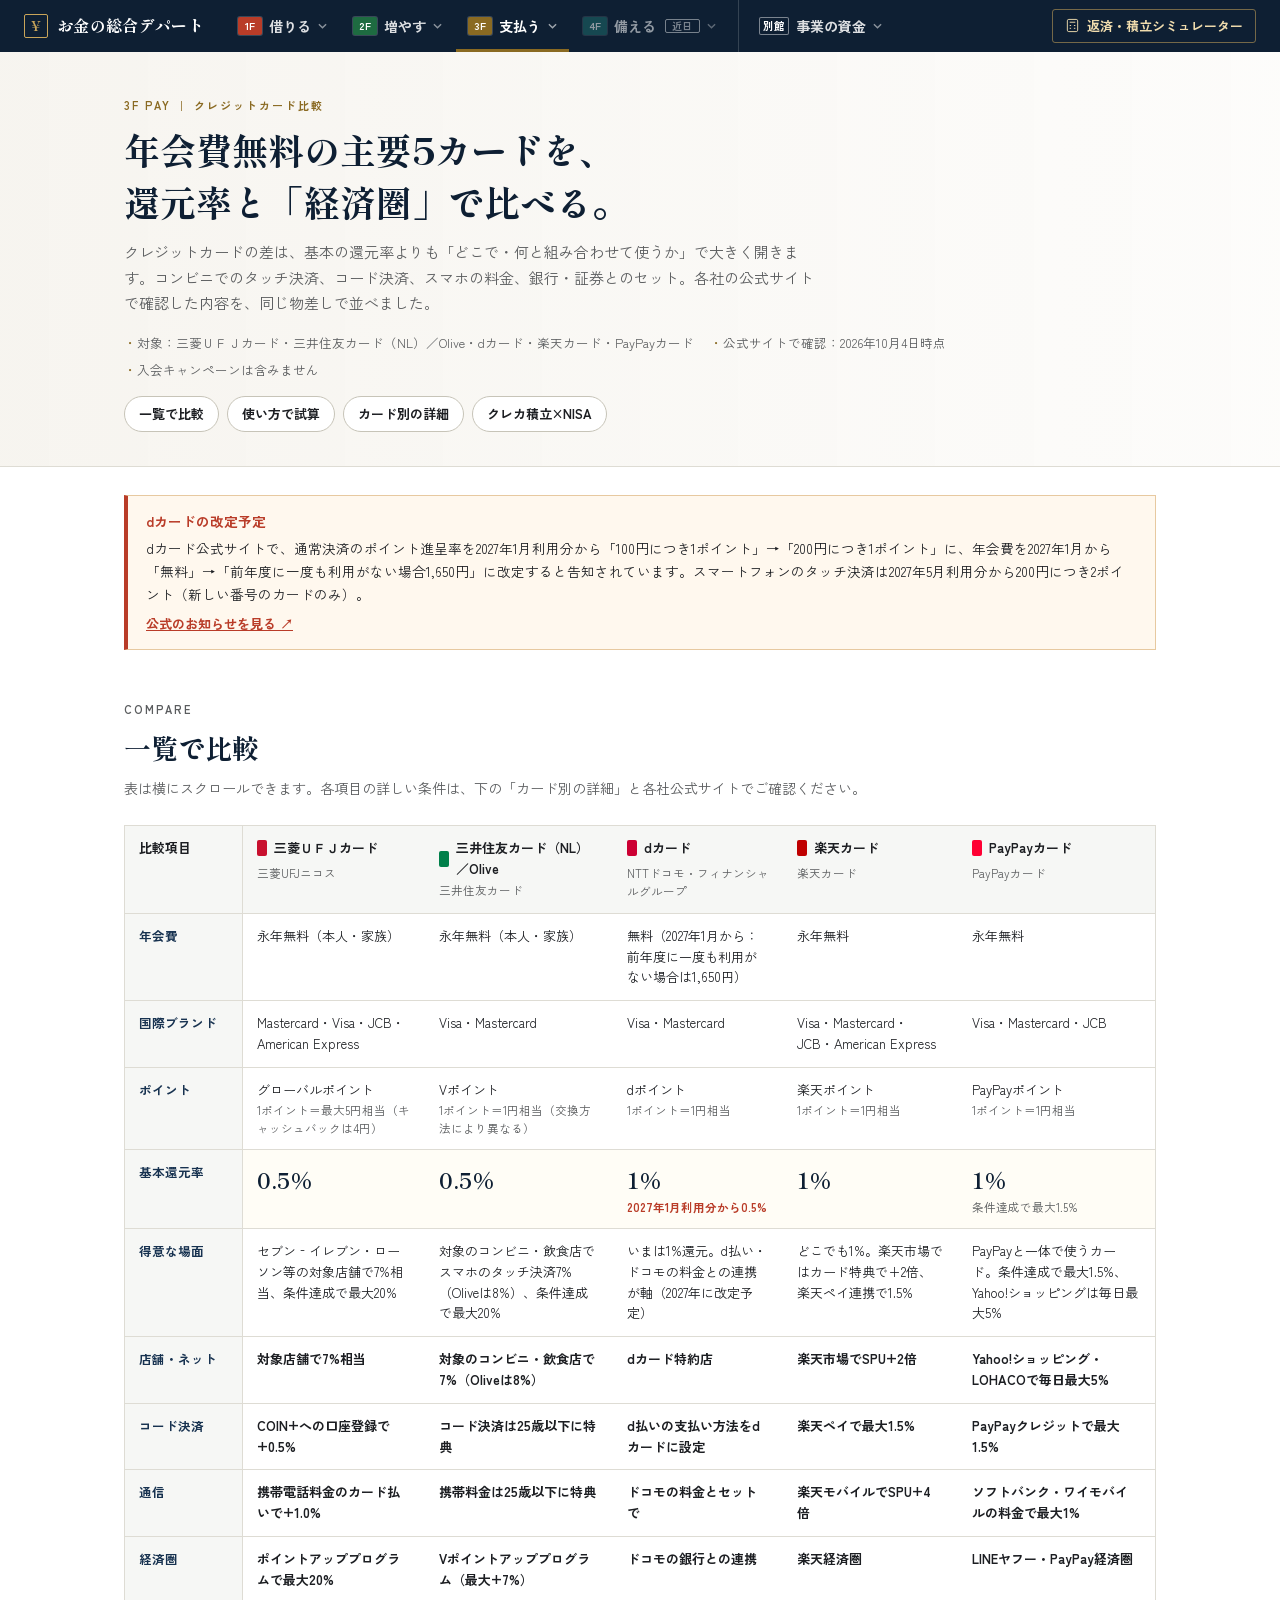
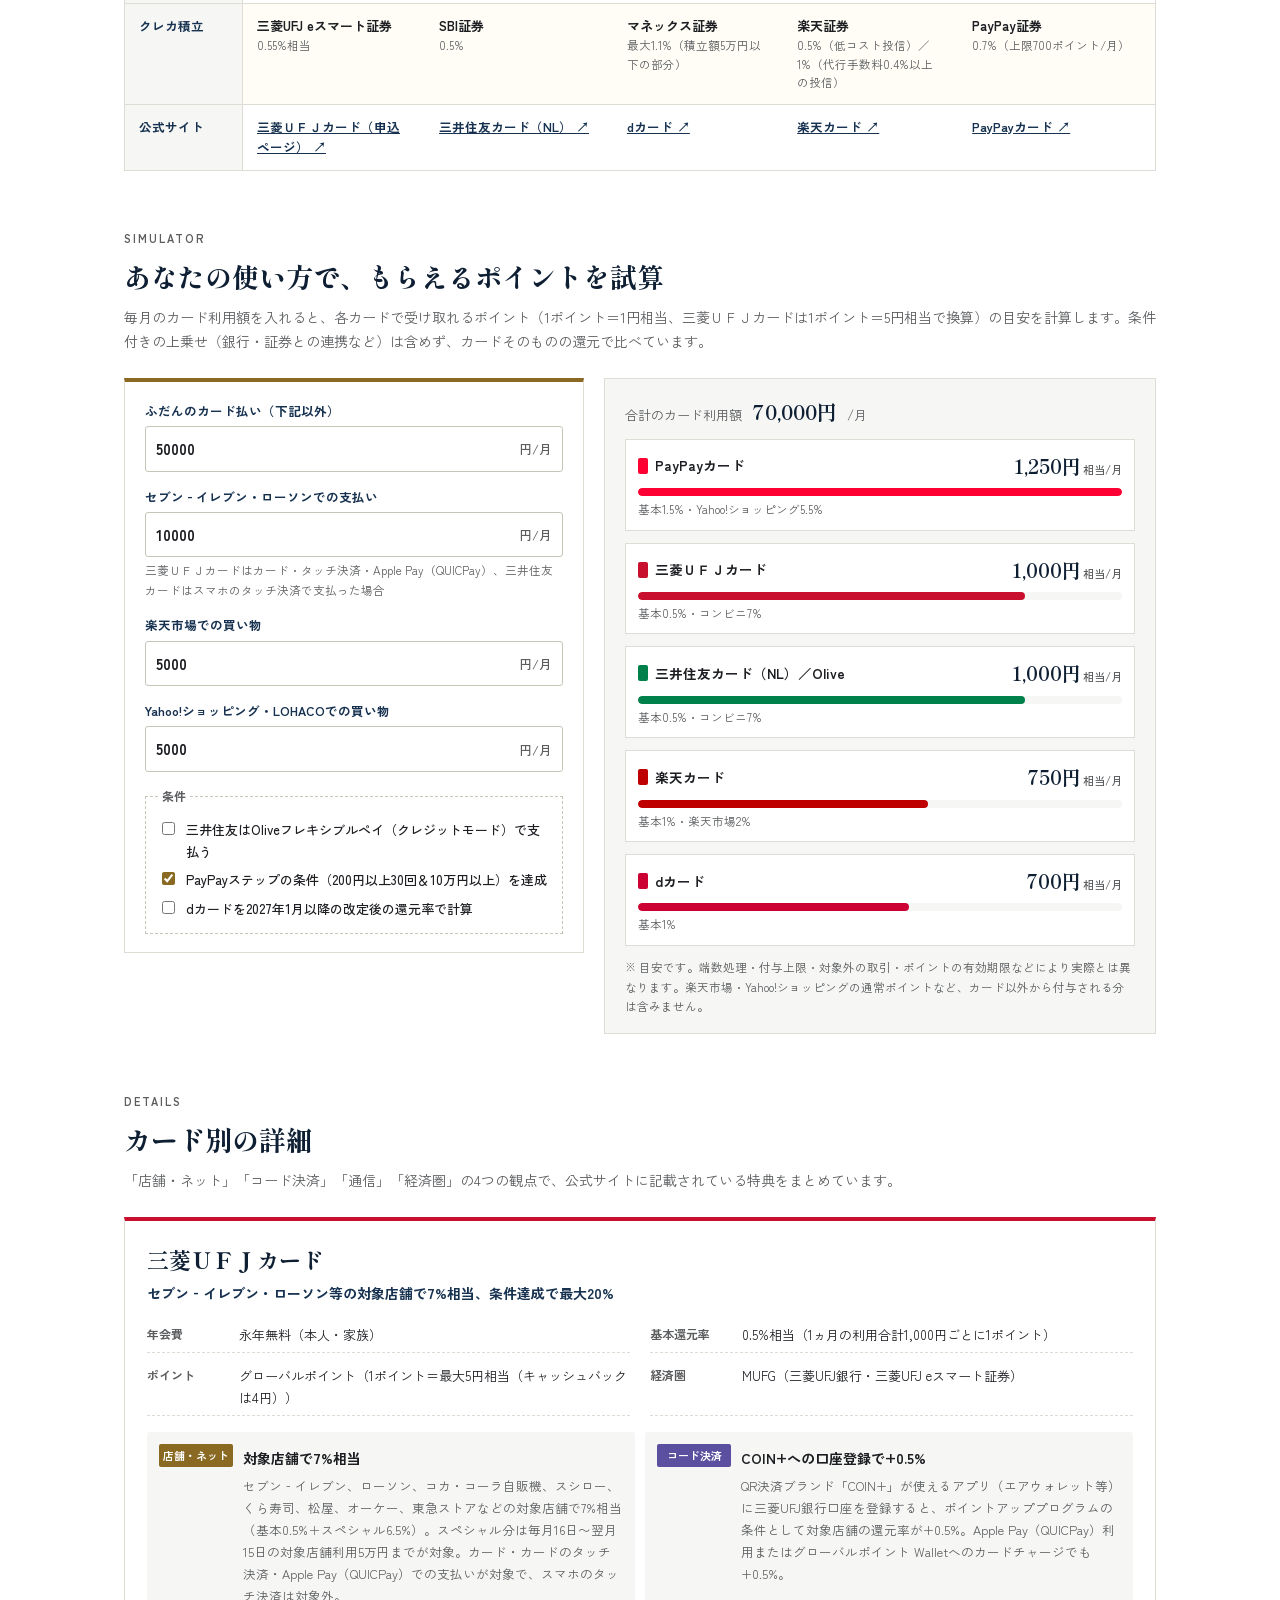
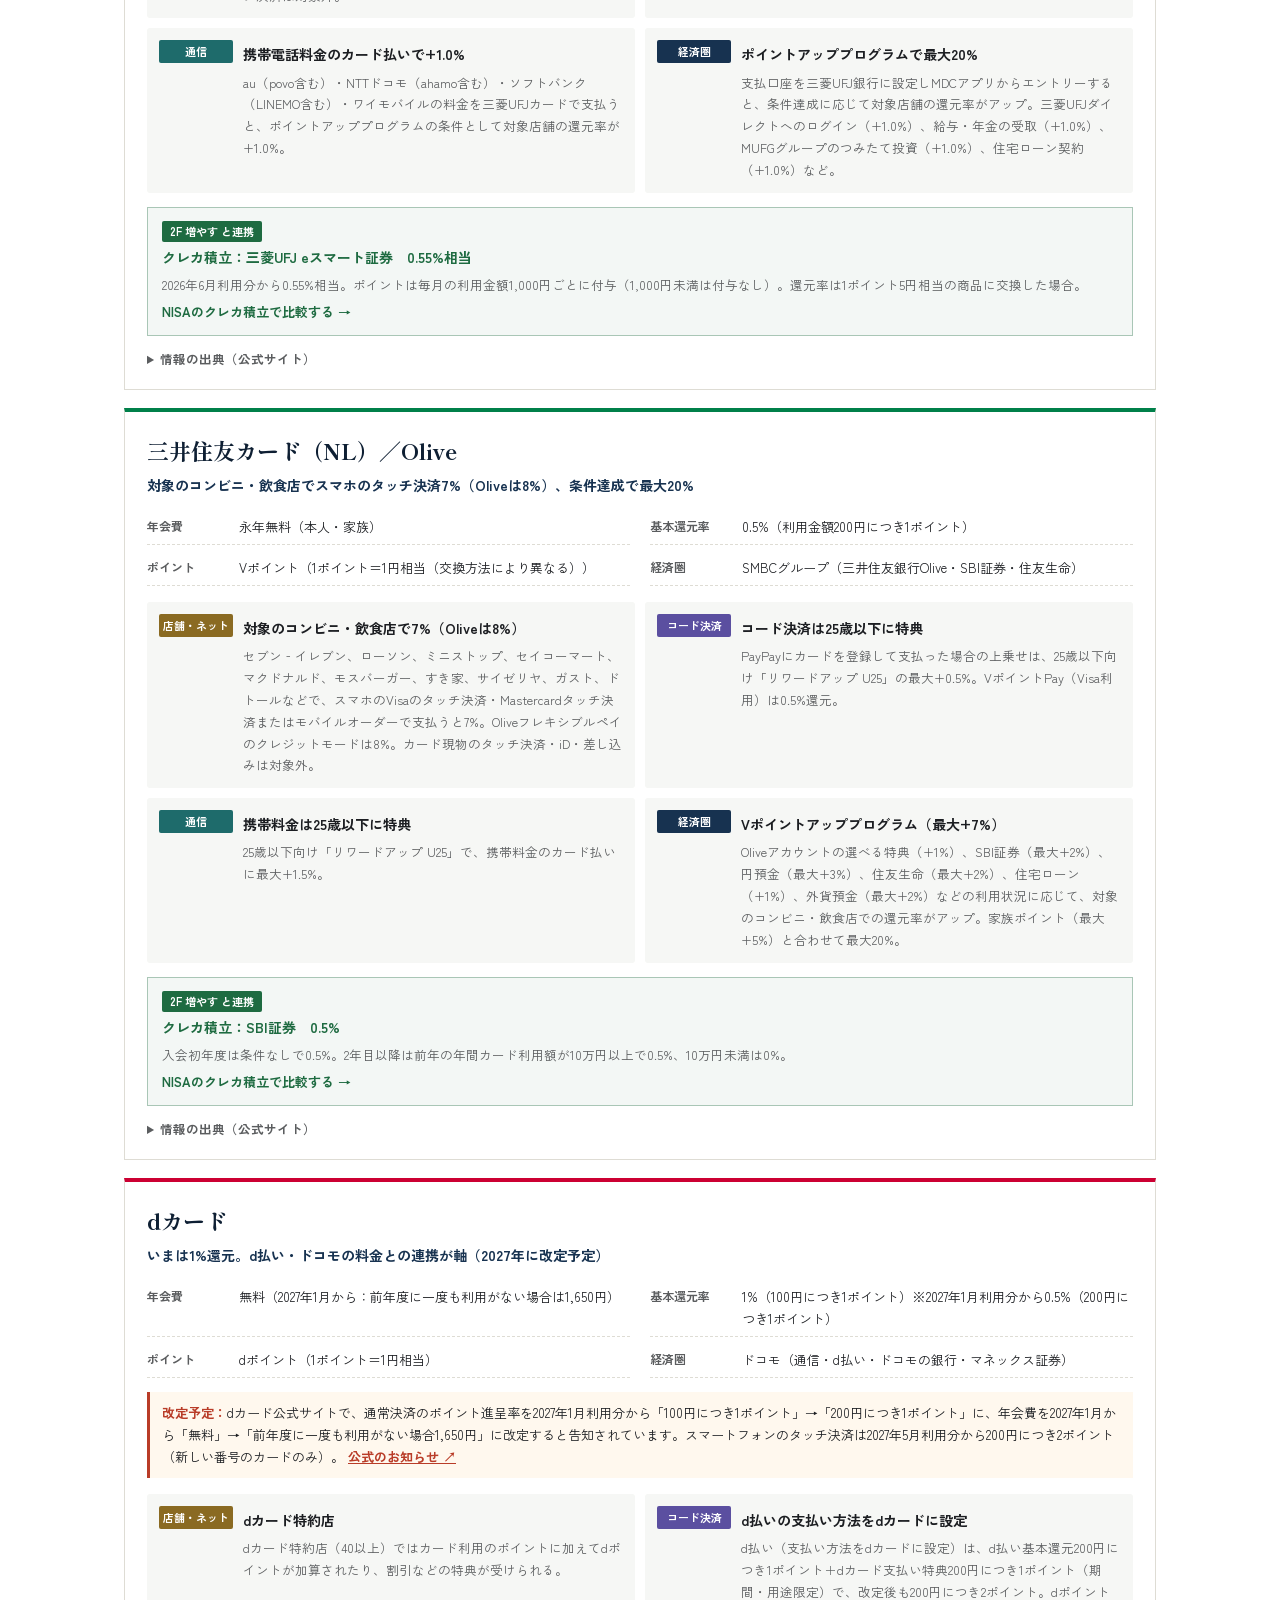
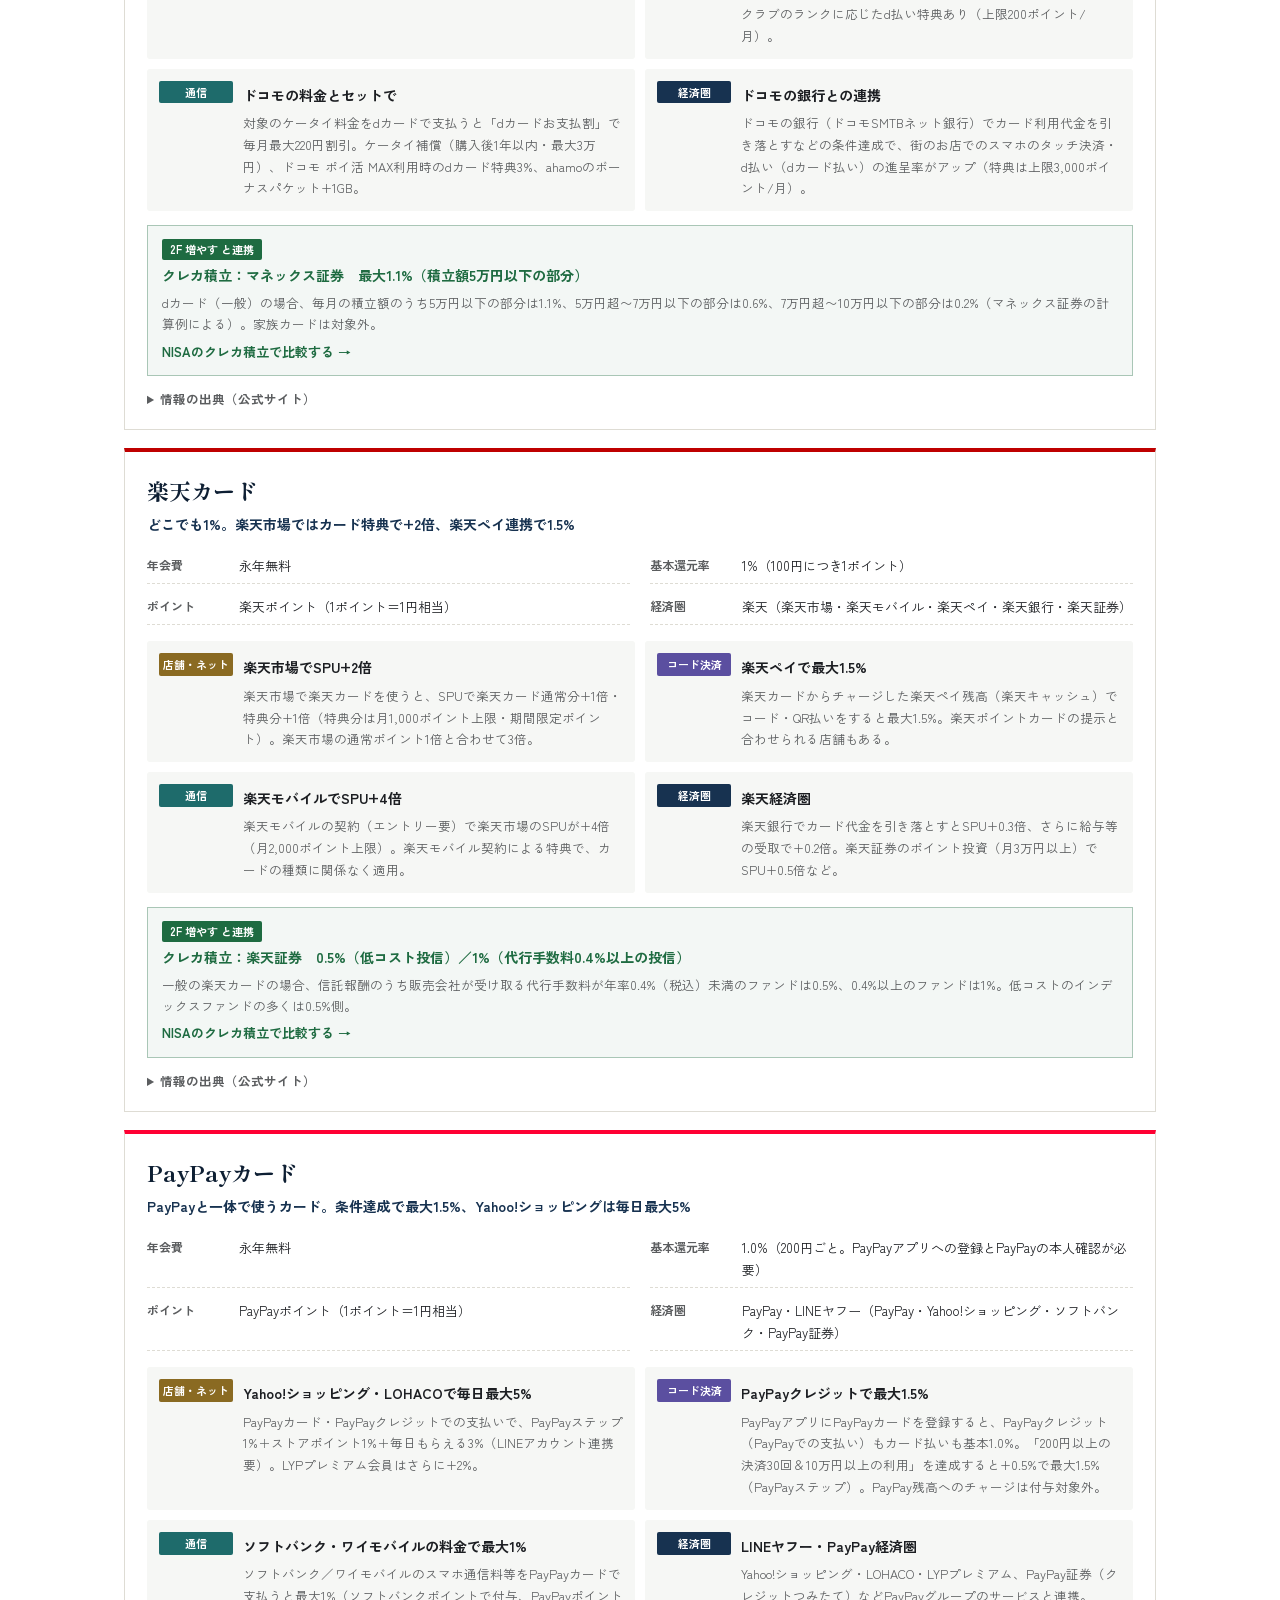
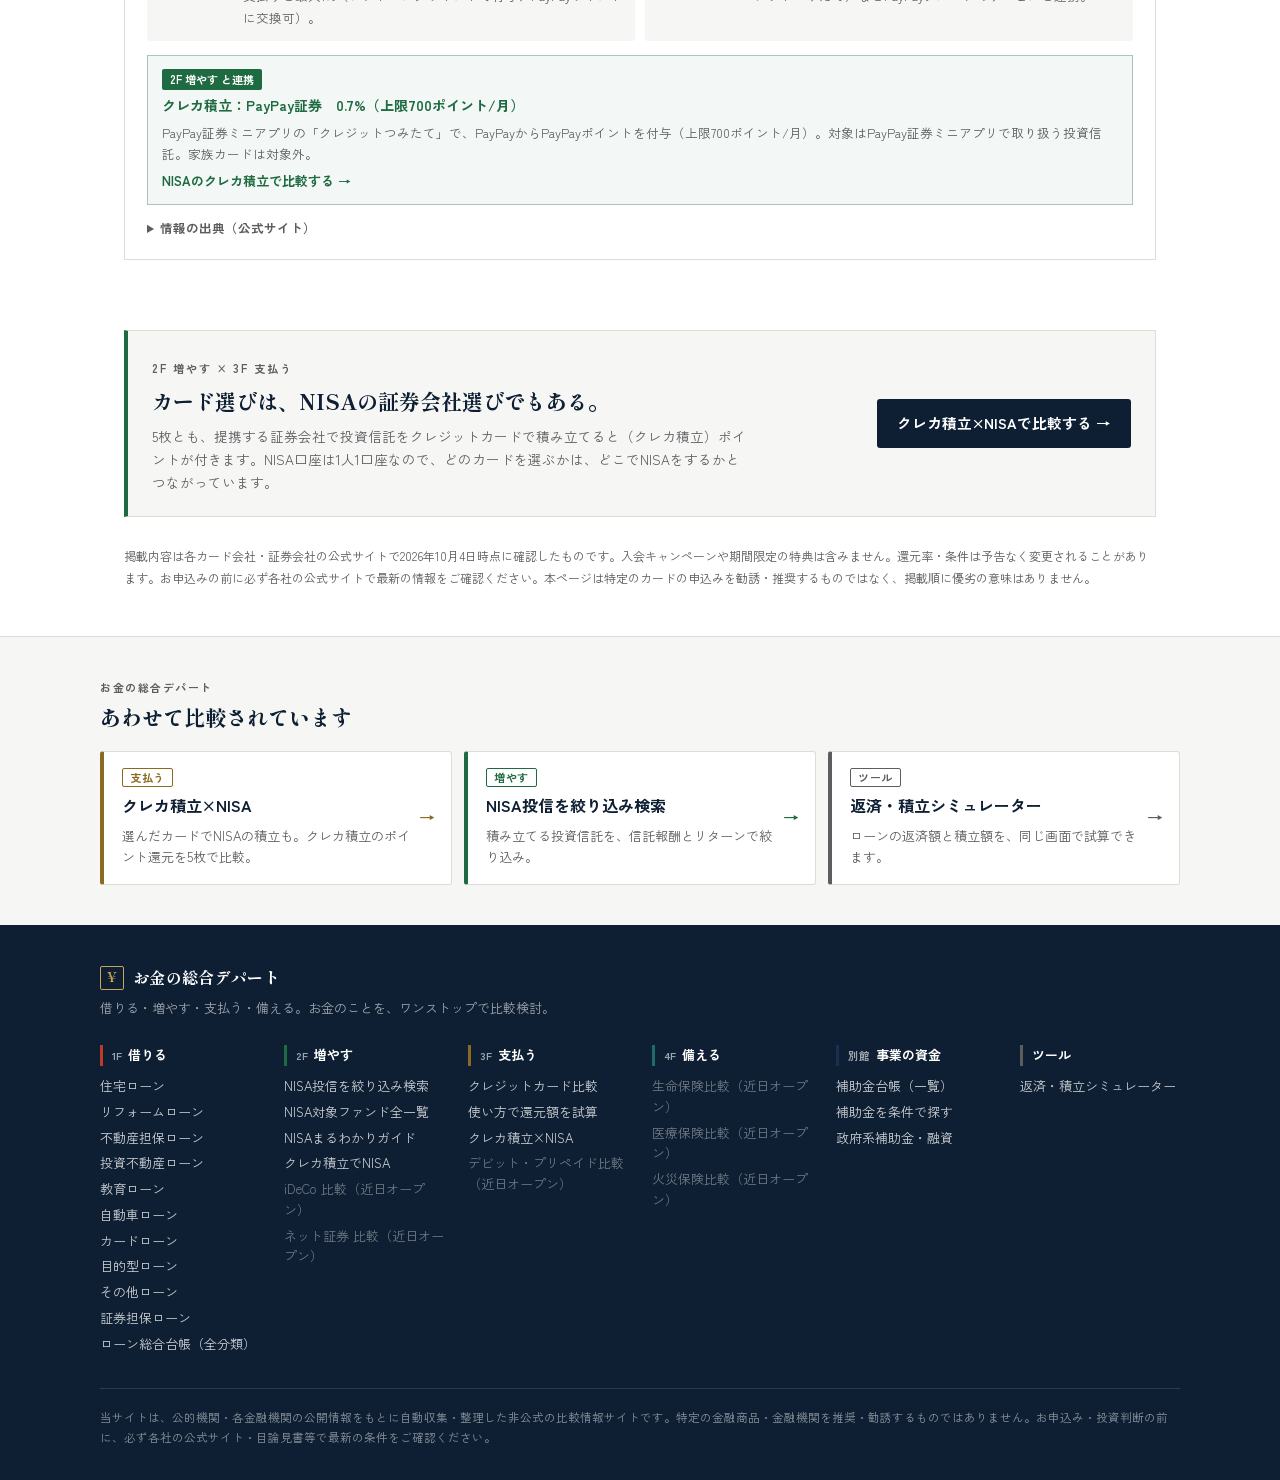
<file: cards/index.html>
<!DOCTYPE html>
<html lang="ja">
<head>
<meta charset="UTF-8">
<meta name="viewport" content="width=device-width, initial-scale=1.0">
<!-- 自動生成ファイル：cards/cards.json を編集し tools/build_cards.py で再生成してください -->
<script async src="https://www.googletagmanager.com/gtag/js?id=G-MVQZEB89RS"></script>
<script>
  window.dataLayer = window.dataLayer || [];
  function gtag(){dataLayer.push(arguments);}
  gtag('js', new Date());
  gtag('config', 'G-MVQZEB89RS');
  gtag('config', 'G-N2JHBP892C');
</script>
<title>クレジットカード比較｜三菱UFJ・三井住友（Olive）・dカード・楽天・PayPayの還元率と経済圏 ｜ お金の総合デパート</title>
<meta name="description" content="年会費無料の主要クレジットカード5枚（三菱ＵＦＪカード、三井住友カード（NL）／Olive、dカード、楽天カード、PayPayカード）を、基本還元率・コンビニ等の優遇・コード決済・通信・経済圏・クレカ積立で比較。各社公式サイトで確認した情報（2026年10月4日時点）。">
<link rel="canonical" href="https://masanori141-oss.github.io/cards/index.html">
<meta property="og:type" content="website">
<meta property="og:site_name" content="お金の総合デパート">
<meta property="og:title" content="クレジットカード比較｜三菱UFJ・三井住友（Olive）・dカード・楽天・PayPayの還元率と経済圏 ｜ お金の総合デパート">
<meta property="og:description" content="年会費無料の主要クレジットカード5枚（三菱ＵＦＪカード、三井住友カード（NL）／Olive、dカード、楽天カード、PayPayカード）を、基本還元率・コンビニ等の優遇・コード決済・通信・経済圏・クレカ積立で比較。各社公式サイトで確認した情報（2026年10月4日時点）。">
<meta property="og:url" content="https://masanori141-oss.github.io/cards/index.html">
<meta property="og:locale" content="ja_JP">
<meta name="twitter:card" content="summary">
<script type="application/ld+json">{"@context": "https://schema.org", "@graph": [{"@type": "BreadcrumbList", "itemListElement": [{"@type": "ListItem", "position": 1, "name": "お金の総合デパート", "item": "https://masanori141-oss.github.io/"}, {"@type": "ListItem", "position": 2, "name": "3F 支払う", "item": "https://masanori141-oss.github.io/cards/index.html"}, {"@type": "ListItem", "position": 3, "name": "クレジットカード比較", "item": "https://masanori141-oss.github.io/cards/index.html"}]}, {"@type": "ItemList", "name": "比較対象のクレジットカード", "itemListElement": [{"@type": "ListItem", "position": 1, "name": "三菱ＵＦＪカード"}, {"@type": "ListItem", "position": 2, "name": "三井住友カード（NL）／Olive"}, {"@type": "ListItem", "position": 3, "name": "dカード"}, {"@type": "ListItem", "position": 4, "name": "楽天カード"}, {"@type": "ListItem", "position": 5, "name": "PayPayカード"}]}]}</script>
<link rel="preconnect" href="https://fonts.googleapis.com">
<link rel="preconnect" href="https://fonts.gstatic.com" crossorigin>
<link href="https://fonts.googleapis.com/css2?family=Shippori+Mincho:wght@700;800&family=Zen+Kaku+Gothic+New:wght@400;500;700;900&display=swap" rel="stylesheet">
<link rel="stylesheet" href="/assets/gnav/gnav.css">
<script src="/assets/gnav/registry.js" defer></script>
<script src="/assets/gnav/gnav.js" defer></script>
<link rel="stylesheet" href="/assets/portal.css">
<link rel="stylesheet" href="/cards/cards.css">
</head>
<body>
<div id="mh-gnav"></div>

<header class="cc-hero">
  <div class="wrap">
    <div class="eyebrow">3F PAY ｜ クレジットカード比較</div>
    <h1><span class="nb">年会費無料の</span><span class="nb">主要5カードを、</span><br><span class="nb">還元率と「経済圏」で</span><span class="nb">比べる。</span></h1>
    <p class="lede">クレジットカードの差は、基本の還元率よりも「どこで・何と組み合わせて使うか」で大きく開きます。コンビニでのタッチ決済、コード決済、スマホの料金、銀行・証券とのセット。各社の公式サイトで確認した内容を、同じ物差しで並べました。</p>
    <ul class="cc-meta">
      <li>対象：三菱ＵＦＪカード・三井住友カード（NL）／Olive・dカード・楽天カード・PayPayカード</li>
      <li>公式サイトで確認：2026年10月4日時点</li>
      <li>入会キャンペーンは含みません</li>
    </ul>
    <nav class="cc-jump" aria-label="ページ内メニュー">
      <a href="#compare">一覧で比較</a><a href="#simulate">使い方で試算</a><a href="#details">カード別の詳細</a><a href="/cards/nisa-tsumitate.html" data-mh-ev="cards_click" data-mh-id="pay.tsumitate">クレカ積立×NISA</a>
    </nav>
  </div>
</header>

<main class="wrap">
  <div class="notice-box"><strong>dカードの改定予定</strong><p>dカード公式サイトで、通常決済のポイント進呈率を2027年1月利用分から「100円につき1ポイント」→「200円につき1ポイント」に、年会費を2027年1月から「無料」→「前年度に一度も利用がない場合1,650円」に改定すると告知されています。スマートフォンのタッチ決済は2027年5月利用分から200円につき2ポイント（新しい番号のカードのみ）。</p><a href="https://dcard.docomo.ne.jp/std/info/correction20260901.html" target="_blank" rel="noopener nofollow">公式のお知らせを見る ↗</a></div>

  <section class="cc-sec" id="compare" aria-labelledby="h-compare">
    <div class="block-head"><span class="eyebrow">COMPARE</span><h2 id="h-compare">一覧で比較</h2>
      <p>表は横にスクロールできます。各項目の詳しい条件は、下の「カード別の詳細」と各社公式サイトでご確認ください。</p></div>
    <div class="cc-table-wrap" tabindex="0" role="region" aria-label="クレジットカード比較表">
      <table class="cc-table">
        <thead><tr><th scope="col" class="corner">比較項目</th><th scope="col"><span class="cc-name" style="--cc:#C8102E"><i aria-hidden="true"></i>三菱ＵＦＪカード</span><small>三菱UFJニコス</small></th><th scope="col"><span class="cc-name" style="--cc:#00804A"><i aria-hidden="true"></i>三井住友カード（NL）／Olive</span><small>三井住友カード</small></th><th scope="col"><span class="cc-name" style="--cc:#CC0033"><i aria-hidden="true"></i>dカード</span><small>NTTドコモ・フィナンシャルグループ</small></th><th scope="col"><span class="cc-name" style="--cc:#BF0000"><i aria-hidden="true"></i>楽天カード</span><small>楽天カード</small></th><th scope="col"><span class="cc-name" style="--cc:#FF0033"><i aria-hidden="true"></i>PayPayカード</span><small>PayPayカード</small></th></tr></thead>
        <tbody><tr class=""><th scope="row">年会費</th><td>永年無料（本人・家族）</td><td>永年無料（本人・家族）</td><td>無料（2027年1月から：前年度に一度も利用がない場合は1,650円）</td><td>永年無料</td><td>永年無料</td></tr><tr class=""><th scope="row">国際ブランド</th><td>Mastercard・Visa・JCB・American Express</td><td>Visa・Mastercard</td><td>Visa・Mastercard</td><td>Visa・Mastercard・JCB・American Express</td><td>Visa・Mastercard・JCB</td></tr><tr class=""><th scope="row">ポイント</th><td>グローバルポイント<small>1ポイント＝最大5円相当（キャッシュバックは4円）</small></td><td>Vポイント<small>1ポイント＝1円相当（交換方法により異なる）</small></td><td>dポイント<small>1ポイント＝1円相当</small></td><td>楽天ポイント<small>1ポイント＝1円相当</small></td><td>PayPayポイント<small>1ポイント＝1円相当</small></td></tr><tr class="is-key"><th scope="row">基本還元率</th><td><b class="rate">0.5%</b></td><td><b class="rate">0.5%</b></td><td><b class="rate">1%</b><small class="warn">2027年1月利用分から0.5%</small></td><td><b class="rate">1%</b></td><td><b class="rate">1%</b><small>条件達成で最大1.5%</small></td></tr><tr class=""><th scope="row">得意な場面</th><td>セブン‐イレブン・ローソン等の対象店舗で7%相当、条件達成で最大20%</td><td>対象のコンビニ・飲食店でスマホのタッチ決済7%（Oliveは8%）、条件達成で最大20%</td><td>いまは1%還元。d払い・ドコモの料金との連携が軸（2027年に改定予定）</td><td>どこでも1%。楽天市場ではカード特典で+2倍、楽天ペイ連携で1.5%</td><td>PayPayと一体で使うカード。条件達成で最大1.5%、Yahoo!ショッピングは毎日最大5%</td></tr><tr class=""><th scope="row">店舗・ネット</th><td><strong>対象店舗で7%相当</strong></td><td><strong>対象のコンビニ・飲食店で7%（Oliveは8%）</strong></td><td><strong>dカード特約店</strong></td><td><strong>楽天市場でSPU+2倍</strong></td><td><strong>Yahoo!ショッピング・LOHACOで毎日最大5%</strong></td></tr><tr class=""><th scope="row">コード決済</th><td><strong>COIN+への口座登録で+0.5%</strong></td><td><strong>コード決済は25歳以下に特典</strong></td><td><strong>d払いの支払い方法をdカードに設定</strong></td><td><strong>楽天ペイで最大1.5%</strong></td><td><strong>PayPayクレジットで最大1.5%</strong></td></tr><tr class=""><th scope="row">通信</th><td><strong>携帯電話料金のカード払いで+1.0%</strong></td><td><strong>携帯料金は25歳以下に特典</strong></td><td><strong>ドコモの料金とセットで</strong></td><td><strong>楽天モバイルでSPU+4倍</strong></td><td><strong>ソフトバンク・ワイモバイルの料金で最大1%</strong></td></tr><tr class=""><th scope="row">経済圏</th><td><strong>ポイントアッププログラムで最大20%</strong></td><td><strong>Vポイントアッププログラム（最大+7%）</strong></td><td><strong>ドコモの銀行との連携</strong></td><td><strong>楽天経済圏</strong></td><td><strong>LINEヤフー・PayPay経済圏</strong></td></tr><tr class="is-key"><th scope="row">クレカ積立</th><td><strong>三菱UFJ eスマート証券</strong><small>0.55%相当</small></td><td><strong>SBI証券</strong><small>0.5%</small></td><td><strong>マネックス証券</strong><small>最大1.1%（積立額5万円以下の部分）</small></td><td><strong>楽天証券</strong><small>0.5%（低コスト投信）／1%（代行手数料0.4%以上の投信）</small></td><td><strong>PayPay証券</strong><small>0.7%（上限700ポイント/月）</small></td></tr><tr class=""><th scope="row">公式サイト</th><td><a href="https://www.cr.mufg.jp/apply/card/mucard/index.html" target="_blank" rel="noopener nofollow">三菱ＵＦＪカード（申込ページ） ↗</a></td><td><a href="https://www.smbc-card.com/nyukai/card/numberless.jsp" target="_blank" rel="noopener nofollow">三井住友カード（NL） ↗</a></td><td><a href="https://dcard.docomo.ne.jp/st/dcard_dcard/index.html" target="_blank" rel="noopener nofollow">dカード ↗</a></td><td><a href="https://www.rakuten-card.co.jp/card/rakuten-card/" target="_blank" rel="noopener nofollow">楽天カード ↗</a></td><td><a href="https://www.paypay-card.co.jp/" target="_blank" rel="noopener nofollow">PayPayカード ↗</a></td></tr></tbody>
      </table>
    </div>
  </section>

  <section class="cc-sec" id="simulate" aria-labelledby="h-sim">
    <div class="block-head"><span class="eyebrow">SIMULATOR</span><h2 id="h-sim">あなたの使い方で、もらえるポイントを試算</h2>
      <p>毎月のカード利用額を入れると、各カードで受け取れるポイント（1ポイント＝1円相当、三菱ＵＦＪカードは1ポイント＝5円相当で換算）の目安を計算します。条件付きの上乗せ（銀行・証券との連携など）は含めず、カードそのものの還元で比べています。</p></div>
    <div class="sim-grid">
      <form class="sim-form" id="sim-form" onsubmit="return false">
        <label>ふだんのカード払い（下記以外）<span class="in"><input type="number" id="s-general" min="0" step="1000" value="50000" inputmode="numeric"><em>円/月</em></span></label>
        <label>セブン‐イレブン・ローソンでの支払い<span class="in"><input type="number" id="s-conv" min="0" step="500" value="10000" inputmode="numeric"><em>円/月</em></span><small>三菱ＵＦＪカードはカード・タッチ決済・Apple Pay（QUICPay）、三井住友カードはスマホのタッチ決済で支払った場合</small></label>
        <label>楽天市場での買い物<span class="in"><input type="number" id="s-rakuten" min="0" step="1000" value="5000" inputmode="numeric"><em>円/月</em></span></label>
        <label>Yahoo!ショッピング・LOHACOでの買い物<span class="in"><input type="number" id="s-yahoo" min="0" step="1000" value="5000" inputmode="numeric"><em>円/月</em></span></label>
        <fieldset>
          <legend>条件</legend>
          <label class="chk"><input type="checkbox" id="s-olive"> 三井住友はOliveフレキシブルペイ（クレジットモード）で支払う</label>
          <label class="chk"><input type="checkbox" id="s-step" checked> PayPayステップの条件（200円以上30回＆10万円以上）を達成</label>
          <label class="chk"><input type="checkbox" id="s-d2027"> dカードを2027年1月以降の改定後の還元率で計算</label>
        </fieldset>
      </form>
      <div class="sim-result" aria-live="polite">
        <div class="sim-total">合計のカード利用額 <b id="s-sum">—</b> /月</div>
        <ol id="sim-bars" class="sim-bars"></ol>
        <p class="sim-note">※ 目安です。端数処理・付与上限・対象外の取引・ポイントの有効期限などにより実際とは異なります。楽天市場・Yahoo!ショッピングの通常ポイントなど、カード以外から付与される分は含みません。</p>
      </div>
    </div>
  </section>

  <section class="cc-sec" id="details" aria-labelledby="h-details">
    <div class="block-head"><span class="eyebrow">DETAILS</span><h2 id="h-details">カード別の詳細</h2>
      <p>「店舗・ネット」「コード決済」「通信」「経済圏」の4つの観点で、公式サイトに記載されている特典をまとめています。</p></div>
    
<article class="cc-detail" id="card-mufg" style="--cc:#C8102E">
  <header>
    <h3>三菱ＵＦＪカード</h3>
    <p class="lead">セブン‐イレブン・ローソン等の対象店舗で7%相当、条件達成で最大20%</p>
    <dl class="specs">
      <div><dt>年会費</dt><dd>永年無料（本人・家族）</dd></div>
      <div><dt>基本還元率</dt><dd>0.5%相当（1ヵ月の利用合計1,000円ごとに1ポイント）</dd></div>
      <div><dt>ポイント</dt><dd>グローバルポイント（1ポイント＝最大5円相当（キャッシュバックは4円））</dd></div>
      <div><dt>経済圏</dt><dd>MUFG（三菱UFJ銀行・三菱UFJ eスマート証券）</dd></div>
    </dl>
  </header>
  
  <ul class="feats"><li class="f-shop"><span class="kind">店舗・ネット</span><div><strong>対象店舗で7%相当</strong><p>セブン‐イレブン、ローソン、コカ・コーラ自販機、スシロー、くら寿司、松屋、オーケー、東急ストアなどの対象店舗で7%相当（基本0.5%＋スペシャル6.5%）。スペシャル分は毎月16日〜翌月15日の対象店舗利用5万円までが対象。カード・カードのタッチ決済・Apple Pay（QUICPay）での支払いが対象で、スマホのタッチ決済は対象外。</p></div></li><li class="f-code"><span class="kind">コード決済</span><div><strong>COIN+への口座登録で+0.5%</strong><p>QR決済ブランド「COIN+」が使えるアプリ（エアウォレット等）に三菱UFJ銀行口座を登録すると、ポイントアッププログラムの条件として対象店舗の還元率が+0.5%。Apple Pay（QUICPay）利用またはグローバルポイント Walletへのカードチャージでも+0.5%。</p></div></li><li class="f-telecom"><span class="kind">通信</span><div><strong>携帯電話料金のカード払いで+1.0%</strong><p>au（povo含む）・NTTドコモ（ahamo含む）・ソフトバンク（LINEMO含む）・ワイモバイルの料金を三菱UFJカードで支払うと、ポイントアッププログラムの条件として対象店舗の還元率が+1.0%。</p></div></li><li class="f-group"><span class="kind">経済圏</span><div><strong>ポイントアッププログラムで最大20%</strong><p>支払口座を三菱UFJ銀行に設定しMDCアプリからエントリーすると、条件達成に応じて対象店舗の還元率がアップ。三菱UFJダイレクトへのログイン（+1.0%）、給与・年金の受取（+1.0%）、MUFGグループのつみたて投資（+1.0%）、住宅ローン契約（+1.0%）など。</p></div></li></ul>
  <div class="tsumi">
    <span class="chip-2f">2F 増やす と連携</span>
    <strong>クレカ積立：三菱UFJ eスマート証券　0.55%相当</strong>
    <p>2026年6月利用分から0.55%相当。ポイントは毎月の利用金額1,000円ごとに付与（1,000円未満は付与なし）。還元率は1ポイント5円相当の商品に交換した場合。</p>
    <a href="/cards/nisa-tsumitate.html#tsumi-mufg" data-mh-ev="cards_click" data-mh-id="pay.tsumitate">NISAのクレカ積立で比較する →</a>
  </div>
  <details class="src"><summary>情報の出典（公式サイト）</summary><ul><li><a href="https://www.cr.mufg.jp/apply/card/mucard/index.html" target="_blank" rel="noopener nofollow">三菱ＵＦＪカード（申込ページ） ↗</a></li><li><a href="https://www.cr.mufg.jp/mufgcard/point/global/save/convenience_store/index.html" target="_blank" rel="noopener nofollow">対象店舗で最大20％ポイント還元 ↗</a></li><li><a href="https://www.cr.mufg.jp/mufgcard/service/scene/accumulate/index.html" target="_blank" rel="noopener nofollow">三菱ＵＦＪカードのクレカ積立 ↗</a></li></ul></details>
</article>
<article class="cc-detail" id="card-smbc" style="--cc:#00804A">
  <header>
    <h3>三井住友カード（NL）／Olive</h3>
    <p class="lead">対象のコンビニ・飲食店でスマホのタッチ決済7%（Oliveは8%）、条件達成で最大20%</p>
    <dl class="specs">
      <div><dt>年会費</dt><dd>永年無料（本人・家族）</dd></div>
      <div><dt>基本還元率</dt><dd>0.5%（利用金額200円につき1ポイント）</dd></div>
      <div><dt>ポイント</dt><dd>Vポイント（1ポイント＝1円相当（交換方法により異なる））</dd></div>
      <div><dt>経済圏</dt><dd>SMBCグループ（三井住友銀行Olive・SBI証券・住友生命）</dd></div>
    </dl>
  </header>
  
  <ul class="feats"><li class="f-shop"><span class="kind">店舗・ネット</span><div><strong>対象のコンビニ・飲食店で7%（Oliveは8%）</strong><p>セブン‐イレブン、ローソン、ミニストップ、セイコーマート、マクドナルド、モスバーガー、すき家、サイゼリヤ、ガスト、ドトールなどで、スマホのVisaのタッチ決済・Mastercardタッチ決済またはモバイルオーダーで支払うと7%。Oliveフレキシブルペイのクレジットモードは8%。カード現物のタッチ決済・iD・差し込みは対象外。</p></div></li><li class="f-code"><span class="kind">コード決済</span><div><strong>コード決済は25歳以下に特典</strong><p>PayPayにカードを登録して支払った場合の上乗せは、25歳以下向け「リワードアップ U25」の最大+0.5%。VポイントPay（Visa利用）は0.5%還元。</p></div></li><li class="f-telecom"><span class="kind">通信</span><div><strong>携帯料金は25歳以下に特典</strong><p>25歳以下向け「リワードアップ U25」で、携帯料金のカード払いに最大+1.5%。</p></div></li><li class="f-group"><span class="kind">経済圏</span><div><strong>Vポイントアッププログラム（最大+7%）</strong><p>Oliveアカウントの選べる特典（+1%）、SBI証券（最大+2%）、円預金（最大+3%）、住友生命（最大+2%）、住宅ローン（+1%）、外貨預金（最大+2%）などの利用状況に応じて、対象のコンビニ・飲食店での還元率がアップ。家族ポイント（最大+5%）と合わせて最大20%。</p></div></li></ul>
  <div class="tsumi">
    <span class="chip-2f">2F 増やす と連携</span>
    <strong>クレカ積立：SBI証券　0.5%</strong>
    <p>入会初年度は条件なしで0.5%。2年目以降は前年の年間カード利用額が10万円以上で0.5%、10万円未満は0%。</p>
    <a href="/cards/nisa-tsumitate.html#tsumi-smbc" data-mh-ev="cards_click" data-mh-id="pay.tsumitate">NISAのクレカ積立で比較する →</a>
  </div>
  <details class="src"><summary>情報の出典（公式サイト）</summary><ul><li><a href="https://www.smbc-card.com/nyukai/card/numberless.jsp" target="_blank" rel="noopener nofollow">三井住友カード（NL） ↗</a></li><li><a href="https://www.smbc-card.com/mem/wp/vpoint_up_program/index.jsp" target="_blank" rel="noopener nofollow">Vポイントアッププログラム ↗</a></li><li><a href="https://www.smbc-card.com/nyukai/merit/tsumitate_details_classic.jsp" target="_blank" rel="noopener nofollow">三井住友カードつみたて投資の付与率 ↗</a></li></ul></details>
</article>
<article class="cc-detail" id="card-dcard" style="--cc:#CC0033">
  <header>
    <h3>dカード</h3>
    <p class="lead">いまは1%還元。d払い・ドコモの料金との連携が軸（2027年に改定予定）</p>
    <dl class="specs">
      <div><dt>年会費</dt><dd>無料（2027年1月から：前年度に一度も利用がない場合は1,650円）</dd></div>
      <div><dt>基本還元率</dt><dd>1%（100円につき1ポイント）※2027年1月利用分から0.5%（200円につき1ポイント）</dd></div>
      <div><dt>ポイント</dt><dd>dポイント（1ポイント＝1円相当）</dd></div>
      <div><dt>経済圏</dt><dd>ドコモ（通信・d払い・ドコモの銀行・マネックス証券）</dd></div>
    </dl>
  </header>
  <p class="notice"><strong>改定予定：</strong>dカード公式サイトで、通常決済のポイント進呈率を2027年1月利用分から「100円につき1ポイント」→「200円につき1ポイント」に、年会費を2027年1月から「無料」→「前年度に一度も利用がない場合1,650円」に改定すると告知されています。スマートフォンのタッチ決済は2027年5月利用分から200円につき2ポイント（新しい番号のカードのみ）。 <a href="https://dcard.docomo.ne.jp/std/info/correction20260901.html" target="_blank" rel="noopener nofollow">公式のお知らせ ↗</a></p>
  <ul class="feats"><li class="f-shop"><span class="kind">店舗・ネット</span><div><strong>dカード特約店</strong><p>dカード特約店（40以上）ではカード利用のポイントに加えてdポイントが加算されたり、割引などの特典が受けられる。</p></div></li><li class="f-code"><span class="kind">コード決済</span><div><strong>d払いの支払い方法をdカードに設定</strong><p>d払い（支払い方法をdカードに設定）は、d払い基本還元200円につき1ポイント＋dカード支払い特典200円につき1ポイント（期間・用途限定）で、改定後も200円につき2ポイント。dポイントクラブのランクに応じたd払い特典あり（上限200ポイント/月）。</p></div></li><li class="f-telecom"><span class="kind">通信</span><div><strong>ドコモの料金とセットで</strong><p>対象のケータイ料金をdカードで支払うと「dカードお支払割」で毎月最大220円割引。ケータイ補償（購入後1年以内・最大3万円）、ドコモ ポイ活 MAX利用時のdカード特典3%、ahamoのボーナスパケット+1GB。</p></div></li><li class="f-group"><span class="kind">経済圏</span><div><strong>ドコモの銀行との連携</strong><p>ドコモの銀行（ドコモSMTBネット銀行）でカード利用代金を引き落とすなどの条件達成で、街のお店でのスマホのタッチ決済・d払い（dカード払い）の進呈率がアップ（特典は上限3,000ポイント/月）。</p></div></li></ul>
  <div class="tsumi">
    <span class="chip-2f">2F 増やす と連携</span>
    <strong>クレカ積立：マネックス証券　最大1.1%（積立額5万円以下の部分）</strong>
    <p>dカード（一般）の場合、毎月の積立額のうち5万円以下の部分は1.1%、5万円超〜7万円以下の部分は0.6%、7万円超〜10万円以下の部分は0.2%（マネックス証券の計算例による）。家族カードは対象外。</p>
    <a href="/cards/nisa-tsumitate.html#tsumi-dcard" data-mh-ev="cards_click" data-mh-id="pay.tsumitate">NISAのクレカ積立で比較する →</a>
  </div>
  <details class="src"><summary>情報の出典（公式サイト）</summary><ul><li><a href="https://dcard.docomo.ne.jp/st/dcard_dcard/index.html" target="_blank" rel="noopener nofollow">dカード ↗</a></li><li><a href="https://dcard.docomo.ne.jp/std/info/correction20260901.html" target="_blank" rel="noopener nofollow">【重要】dカード dポイント進呈率・年会費改定のお知らせ ↗</a></li><li><a href="https://dcard.docomo.ne.jp/std/campaigns/202304_ek/dpay/index.html" target="_blank" rel="noopener nofollow">d払い×dカード ↗</a></li><li><a href="https://info.monex.co.jp/fund/tsumitate/card-tsumitate/dcard/about.html" target="_blank" rel="noopener nofollow">マネックス証券 dカード積立 ↗</a></li></ul></details>
</article>
<article class="cc-detail" id="card-rakuten" style="--cc:#BF0000">
  <header>
    <h3>楽天カード</h3>
    <p class="lead">どこでも1%。楽天市場ではカード特典で+2倍、楽天ペイ連携で1.5%</p>
    <dl class="specs">
      <div><dt>年会費</dt><dd>永年無料</dd></div>
      <div><dt>基本還元率</dt><dd>1%（100円につき1ポイント）</dd></div>
      <div><dt>ポイント</dt><dd>楽天ポイント（1ポイント＝1円相当）</dd></div>
      <div><dt>経済圏</dt><dd>楽天（楽天市場・楽天モバイル・楽天ペイ・楽天銀行・楽天証券）</dd></div>
    </dl>
  </header>
  
  <ul class="feats"><li class="f-shop"><span class="kind">店舗・ネット</span><div><strong>楽天市場でSPU+2倍</strong><p>楽天市場で楽天カードを使うと、SPUで楽天カード通常分+1倍・特典分+1倍（特典分は月1,000ポイント上限・期間限定ポイント）。楽天市場の通常ポイント1倍と合わせて3倍。</p></div></li><li class="f-code"><span class="kind">コード決済</span><div><strong>楽天ペイで最大1.5%</strong><p>楽天カードからチャージした楽天ペイ残高（楽天キャッシュ）でコード・QR払いをすると最大1.5%。楽天ポイントカードの提示と合わせられる店舗もある。</p></div></li><li class="f-telecom"><span class="kind">通信</span><div><strong>楽天モバイルでSPU+4倍</strong><p>楽天モバイルの契約（エントリー要）で楽天市場のSPUが+4倍（月2,000ポイント上限）。楽天モバイル契約による特典で、カードの種類に関係なく適用。</p></div></li><li class="f-group"><span class="kind">経済圏</span><div><strong>楽天経済圏</strong><p>楽天銀行でカード代金を引き落とすとSPU+0.3倍、さらに給与等の受取で+0.2倍。楽天証券のポイント投資（月3万円以上）でSPU+0.5倍など。</p></div></li></ul>
  <div class="tsumi">
    <span class="chip-2f">2F 増やす と連携</span>
    <strong>クレカ積立：楽天証券　0.5%（低コスト投信）／1%（代行手数料0.4%以上の投信）</strong>
    <p>一般の楽天カードの場合、信託報酬のうち販売会社が受け取る代行手数料が年率0.4%（税込）未満のファンドは0.5%、0.4%以上のファンドは1%。低コストのインデックスファンドの多くは0.5%側。</p>
    <a href="/cards/nisa-tsumitate.html#tsumi-rakuten" data-mh-ev="cards_click" data-mh-id="pay.tsumitate">NISAのクレカ積立で比較する →</a>
  </div>
  <details class="src"><summary>情報の出典（公式サイト）</summary><ul><li><a href="https://www.rakuten-card.co.jp/card/rakuten-card/" target="_blank" rel="noopener nofollow">楽天カード ↗</a></li><li><a href="https://event.rakuten.co.jp/campaign/point-up/everyday/point/" target="_blank" rel="noopener nofollow">楽天市場 SPU ↗</a></li><li><a href="https://cash.rakuten.co.jp/howto/point/" target="_blank" rel="noopener nofollow">楽天ペイ残高（楽天キャッシュ）の獲得ポイント ↗</a></li><li><a href="https://www.rakuten-sec.co.jp/web/rfund/guide/creditcard/list.html" target="_blank" rel="noopener nofollow">楽天カードクレジット決済のポイント還元率 ↗</a></li></ul></details>
</article>
<article class="cc-detail" id="card-paypay" style="--cc:#FF0033">
  <header>
    <h3>PayPayカード</h3>
    <p class="lead">PayPayと一体で使うカード。条件達成で最大1.5%、Yahoo!ショッピングは毎日最大5%</p>
    <dl class="specs">
      <div><dt>年会費</dt><dd>永年無料</dd></div>
      <div><dt>基本還元率</dt><dd>1.0%（200円ごと。PayPayアプリへの登録とPayPayの本人確認が必要）</dd></div>
      <div><dt>ポイント</dt><dd>PayPayポイント（1ポイント＝1円相当）</dd></div>
      <div><dt>経済圏</dt><dd>PayPay・LINEヤフー（PayPay・Yahoo!ショッピング・ソフトバンク・PayPay証券）</dd></div>
    </dl>
  </header>
  
  <ul class="feats"><li class="f-shop"><span class="kind">店舗・ネット</span><div><strong>Yahoo!ショッピング・LOHACOで毎日最大5%</strong><p>PayPayカード・PayPayクレジットでの支払いで、PayPayステップ1%＋ストアポイント1%＋毎日もらえる3%（LINEアカウント連携要）。LYPプレミアム会員はさらに+2%。</p></div></li><li class="f-code"><span class="kind">コード決済</span><div><strong>PayPayクレジットで最大1.5%</strong><p>PayPayアプリにPayPayカードを登録すると、PayPayクレジット（PayPayでの支払い）もカード払いも基本1.0%。「200円以上の決済30回＆10万円以上の利用」を達成すると+0.5%で最大1.5%（PayPayステップ）。PayPay残高へのチャージは付与対象外。</p></div></li><li class="f-telecom"><span class="kind">通信</span><div><strong>ソフトバンク・ワイモバイルの料金で最大1%</strong><p>ソフトバンク／ワイモバイルのスマホ通信料等をPayPayカードで支払うと最大1%（ソフトバンクポイントで付与、PayPayポイントに交換可）。</p></div></li><li class="f-group"><span class="kind">経済圏</span><div><strong>LINEヤフー・PayPay経済圏</strong><p>Yahoo!ショッピング・LOHACO・LYPプレミアム、PayPay証券（クレジットつみたて）などPayPayグループのサービスと連携。</p></div></li></ul>
  <div class="tsumi">
    <span class="chip-2f">2F 増やす と連携</span>
    <strong>クレカ積立：PayPay証券　0.7%（上限700ポイント/月）</strong>
    <p>PayPay証券ミニアプリの「クレジットつみたて」で、PayPayからPayPayポイントを付与（上限700ポイント/月）。対象はPayPay証券ミニアプリで取り扱う投資信託。家族カードは対象外。</p>
    <a href="/cards/nisa-tsumitate.html#tsumi-paypay" data-mh-ev="cards_click" data-mh-id="pay.tsumitate">NISAのクレカ積立で比較する →</a>
  </div>
  <details class="src"><summary>情報の出典（公式サイト）</summary><ul><li><a href="https://www.paypay-card.co.jp/" target="_blank" rel="noopener nofollow">PayPayカード ↗</a></li><li><a href="https://www.paypay-card.co.jp/service/benefit/point/" target="_blank" rel="noopener nofollow">カード利用特典（PayPayポイント） ↗</a></li><li><a href="https://www.paypay-card.co.jp/service/benefit/mobile/" target="_blank" rel="noopener nofollow">ソフトバンク/ワイモバイルサービスご利用特典 ↗</a></li><li><a href="https://www.paypay-sec.co.jp/tool/miniapp/rcredit/" target="_blank" rel="noopener nofollow">PayPay証券 クレジットつみたて ↗</a></li></ul></details>
</article>
  </section>

  <section class="cc-bridge">
    <div>
      <span class="eyebrow">2F 増やす × 3F 支払う</span>
      <h2>カード選びは、NISAの証券会社選びでもある。</h2>
      <p>5枚とも、提携する証券会社で投資信託をクレジットカードで積み立てると（クレカ積立）ポイントが付きます。NISA口座は1人1口座なので、どのカードを選ぶかは、どこでNISAをするかとつながっています。</p>
    </div>
    <a class="btn btn-ink" href="/cards/nisa-tsumitate.html" data-mh-ev="cards_click" data-mh-id="pay.tsumitate">クレカ積立×NISAで比較する →</a>
  </section>

  <p class="cc-disclaimer">掲載内容は各カード会社・証券会社の公式サイトで2026年10月4日時点に確認したものです。入会キャンペーンや期間限定の特典は含みません。還元率・条件は予告なく変更されることがあります。お申込みの前に必ず各社の公式サイトで最新の情報をご確認ください。本ページは特定のカードの申込みを勧誘・推奨するものではなく、掲載順に優劣の意味はありません。</p>
</main>

<script type="application/json" id="card-data">{"checkedAt": "2026-10-04", "cards": [{"id": "mufg", "name": "三菱ＵＦＪカード", "color": "#C8102E", "baseRate": 0.5, "baseRateAfter": null, "stepBonus": null, "rates": {"seven_lawson": 7.0, "seven_lawson_cap": 50000, "seven_lawson_note": "カード・タッチ決済（カード現物）・Apple Pay（QUICPay）"}, "tsumitate": {"broker": "三菱UFJ eスマート証券", "rateText": "0.55%相当", "tiers": [{"upTo": 100000, "rate": 0.55}], "unit": 1000, "monthlyLimit": 100000, "conditions": "2026年6月利用分から0.55%相当。ポイントは毎月の利用金額1,000円ごとに付与（1,000円未満は付与なし）。還元率は1ポイント5円相当の商品に交換した場合。", "source": "https://www.cr.mufg.jp/mufgcard/service/scene/accumulate/index.html"}}, {"id": "smbc", "name": "三井住友カード（NL）／Olive", "color": "#00804A", "baseRate": 0.5, "baseRateAfter": null, "stepBonus": null, "rates": {"seven_lawson": 7.0, "seven_lawson_olive": 8.0, "seven_lawson_note": "スマホのタッチ決済・モバイルオーダー"}, "tsumitate": {"broker": "SBI証券", "rateText": "0.5%", "tiers": [{"upTo": 100000, "rate": 0.5}], "unit": 1, "monthlyLimit": 100000, "conditions": "入会初年度は条件なしで0.5%。2年目以降は前年の年間カード利用額が10万円以上で0.5%、10万円未満は0%。", "source": "https://www.smbc-card.com/nyukai/merit/tsumitate_details_classic.jsp"}}, {"id": "dcard", "name": "dカード", "color": "#CC0033", "baseRate": 1.0, "baseRateAfter": 0.5, "stepBonus": null, "rates": {}, "tsumitate": {"broker": "マネックス証券", "rateText": "最大1.1%（積立額5万円以下の部分）", "tiers": [{"upTo": 50000, "rate": 1.1}, {"upTo": 70000, "rate": 0.6}, {"upTo": 100000, "rate": 0.2}], "unit": 1, "monthlyLimit": 100000, "conditions": "dカード（一般）の場合、毎月の積立額のうち5万円以下の部分は1.1%、5万円超〜7万円以下の部分は0.6%、7万円超〜10万円以下の部分は0.2%（マネックス証券の計算例による）。家族カードは対象外。", "source": "https://info.monex.co.jp/fund/tsumitate/card-tsumitate/dcard/about.html"}}, {"id": "rakuten", "name": "楽天カード", "color": "#BF0000", "baseRate": 1.0, "baseRateAfter": null, "stepBonus": null, "rates": {"rakuten_ichiba": 2.0}, "tsumitate": {"broker": "楽天証券", "rateText": "0.5%（低コスト投信）／1%（代行手数料0.4%以上の投信）", "tiers": [{"upTo": 100000, "rate": 0.5}], "altRate": 1.0, "unit": 1, "monthlyLimit": 100000, "conditions": "一般の楽天カードの場合、信託報酬のうち販売会社が受け取る代行手数料が年率0.4%（税込）未満のファンドは0.5%、0.4%以上のファンドは1%。低コストのインデックスファンドの多くは0.5%側。", "source": "https://www.rakuten-sec.co.jp/web/rfund/guide/creditcard/list.html"}}, {"id": "paypay", "name": "PayPayカード", "color": "#FF0033", "baseRate": 1.0, "baseRateAfter": null, "stepBonus": 0.5, "rates": {"yahoo": 5.0}, "tsumitate": {"broker": "PayPay証券", "rateText": "0.7%（上限700ポイント/月）", "tiers": [{"upTo": 100000, "rate": 0.7}], "pointCap": 700, "unit": 1, "monthlyLimit": 100000, "conditions": "PayPay証券ミニアプリの「クレジットつみたて」で、PayPayからPayPayポイントを付与（上限700ポイント/月）。対象はPayPay証券ミニアプリで取り扱う投資信託。家族カードは対象外。", "source": "https://www.paypay-sec.co.jp/tool/miniapp/rcredit/"}}]}</script>
<script src="/cards/cards.js" defer></script>
</body>
</html>
</file>
<file: assets/gnav/gnav.css>
/* グローバルナビ・相互送客・共通フッター（既存サイトのCSSと衝突しないよう .mh- で名前空間を分離） */
#mh-gnav, .mh-cross, .mh-footer {
  --mh-ink: #0E1F33;
  --mh-ink-2: #173250;
  --mh-text: #1C1E22;
  --mh-sub: #5B5D5F;
  --mh-line: #DEDCD4;
  --mh-soft: #F6F7F5;
  --mh-gold: #C9A55A;
  font-family: 'Zen Kaku Gothic New', 'Hiragino Kaku Gothic ProN', 'Yu Gothic', Meiryo, sans-serif;
  line-height: 1.6;
  -webkit-font-smoothing: antialiased;
}
#mh-gnav *, .mh-cross *, .mh-footer * { box-sizing: border-box; }
#mh-gnav ul, .mh-cross ul, .mh-footer ul { list-style: none; margin: 0; padding: 0; }
#mh-gnav a, .mh-cross a, .mh-footer a { text-decoration: none; }

/* 描画前に高さを確保（レイアウトシフト防止） */
#mh-gnav { min-height: 52px; background: var(--mh-ink); }

.mh-gnav { position: relative; z-index: 1000; background: var(--mh-ink); color: #fff; }
.mh-bar {
  max-width: 1280px; margin: 0 auto; padding: 0 24px; height: 52px;
  display: flex; align-items: center; gap: 22px;
}
.mh-brand {
  display: inline-flex; align-items: center; gap: 9px; flex-shrink: 0;
  font-family: 'Shippori Mincho', 'Hiragino Mincho ProN', serif; font-weight: 800; font-size: 16px;
  color: #fff !important; letter-spacing: .02em;
}
.mh-mark {
  width: 24px; height: 24px; display: inline-grid; place-items: center;
  border: 1.5px solid var(--mh-gold); color: var(--mh-gold); border-radius: 2px;
  font-size: 13px; font-family: 'Shippori Mincho', serif; font-weight: 800;
}

.mh-sections { display: flex; align-items: stretch; height: 100%; gap: 2px; flex: 1; min-width: 0; }
.mh-sec { display: flex; }
.mh-sec-btn {
  all: unset; box-sizing: border-box; cursor: pointer;
  display: inline-flex; align-items: center; gap: 7px; height: 100%; padding: 0 12px;
  font: 600 14px/1 'Zen Kaku Gothic New', sans-serif; color: rgba(255,255,255,.86);
  border-bottom: 3px solid transparent; border-top: 3px solid transparent; white-space: nowrap;
}
.mh-sec-btn:hover, .mh-sec.is-open .mh-sec-btn { color: #fff; background: rgba(255,255,255,.06); }
.mh-sec-btn:focus-visible { outline: 2px solid var(--mh-gold); outline-offset: -4px; }
.mh-sec.is-active .mh-sec-btn { color: #fff; border-bottom-color: var(--mh-sec); }
.mh-floor {
  display: inline-grid; place-items: center; min-width: 24px; height: 18px; padding: 0 4px; border-radius: 2px;
  background: var(--mh-sec); color: #fff; font: 700 10.5px/1 'Zen Kaku Gothic New', sans-serif; letter-spacing: .02em;
  box-shadow: 0 0 0 1px rgba(255,255,255,.18);
}
.mh-sec.is-soon .mh-floor { opacity: .55; }
.mh-sec.is-annex { margin-left: 8px; padding-left: 8px; border-left: 1px solid rgba(255,255,255,.16); }
.mh-sec.is-annex .mh-floor { background: transparent; box-shadow: inset 0 0 0 1px rgba(255,255,255,.45); }
.mh-caret { width: 9px; height: 6px; opacity: .6; transition: transform .15s; }
.mh-sec.is-open .mh-caret { transform: rotate(180deg); }
.mh-sec.is-soon .mh-sec-btn { color: rgba(255,255,255,.55); }
.mh-soon {
  font-style: normal; font-size: 10px; font-weight: 600; letter-spacing: .04em;
  padding: 1px 6px; border-radius: 2px; border: 1px solid currentColor; opacity: .8; margin-left: 2px;
}

.mh-tools { margin-left: auto; display: flex; flex-shrink: 0; }
.mh-tool {
  display: inline-flex; align-items: center; gap: 7px; padding: 6px 12px; border-radius: 3px;
  border: 1px solid rgba(201,165,90,.55); color: #F1DDAE !important; font-size: 13px; font-weight: 600; white-space: nowrap;
}
.mh-tool:hover, .mh-tool.is-active { background: rgba(201,165,90,.14); }
.mh-tool svg { width: 15px; height: 15px; }

@media (max-width: 1180px) and (min-width: 861px) {
  .mh-sec-btn .mh-soon { display: none; }
  .mh-sec-btn { padding: 0 10px; }
  .mh-bar { gap: 14px; }
}

/* メガメニュー */
.mh-panel {
  position: absolute; left: 0; right: 0; top: 100%;
  background: #fff; color: var(--mh-text);
  border-top: 3px solid var(--mh-sec); border-bottom: 1px solid var(--mh-line);
  box-shadow: 0 18px 40px -12px rgba(14,31,51,.28);
}
.mh-panel[hidden] { display: none; }
.mh-panel-inner {
  max-width: 1280px; margin: 0 auto; padding: 22px 24px 26px;
  display: grid; grid-template-columns: 250px 1fr; gap: 32px;
}
.mh-panel-en { font-size: 11px; letter-spacing: .18em; font-weight: 700; color: var(--mh-sec); }
.mh-panel-head p {
  margin: 6px 0 14px; font-family: 'Shippori Mincho', serif; font-weight: 700; font-size: 17px; line-height: 1.55; color: var(--mh-ink);
}
.mh-panel-top { font-size: 13px; font-weight: 700; color: var(--mh-sec) !important; }
.mh-panel-top:hover { text-decoration: underline; }
.mh-panel-soon { display: inline-block; font-size: 12px; color: var(--mh-sub); border: 1px dashed var(--mh-line); padding: 4px 10px; }
.mh-groups { display: grid; grid-template-columns: repeat(auto-fill, minmax(210px, 1fr)); gap: 18px 28px; }
.mh-group-title {
  font-size: 11px; font-weight: 700; letter-spacing: .08em; color: var(--mh-sub);
  padding-bottom: 6px; margin-bottom: 4px; border-bottom: 1px solid var(--mh-line);
}
.mh-link {
  display: block; padding: 7px 8px; margin: 0 -8px; border-radius: 3px;
  font-size: 14px; font-weight: 600; color: var(--mh-text) !important;
}
.mh-link small { display: block; font-size: 11.5px; font-weight: 400; color: var(--mh-sub); margin-top: 1px; }
a.mh-link:hover { background: var(--mh-soft); color: var(--mh-sec) !important; }
.mh-link[aria-current="page"] { background: var(--mh-soft); box-shadow: inset 3px 0 0 var(--mh-sec); }
.mh-link.is-soon { color: #9A9B9C !important; font-weight: 500; }
.mh-link.is-soon .mh-soon { color: var(--mh-sub); }

.mh-l { display: inline; }
.mh-s { display: none; }

/* 狭い画面：分類を2段目に横スクロールで並べる（常に全分類が見える＝回遊の入口を減らさない） */
@media (max-width: 860px) {
  #mh-gnav { min-height: 94px; }
  .mh-bar { flex-wrap: wrap; height: auto; padding: 0 16px; gap: 0; }
  .mh-brand { height: 48px; }
  .mh-tools { order: 2; }
  .mh-tool .mh-l { display: none; }
  .mh-tool .mh-s { display: inline; }
  .mh-sections {
    order: 3; flex-basis: 100%; height: 46px; margin: 0 -16px; padding: 0 10px;
    overflow-x: auto; scrollbar-width: none; border-top: 1px solid rgba(255,255,255,.1);
  }
  .mh-sections::-webkit-scrollbar { display: none; }
  .mh-sec-btn { padding: 0 11px; font-size: 13.5px; }
  .mh-panel-inner { grid-template-columns: 1fr; gap: 14px; padding: 16px 16px 20px; max-height: calc(100vh - 110px); overflow-y: auto; }
  .mh-panel-head p { font-size: 15px; margin-bottom: 8px; }
  .mh-groups { grid-template-columns: 1fr 1fr; gap: 14px 18px; }
}
@media (max-width: 480px) {
  .mh-groups { grid-template-columns: 1fr; }
}

/* 相互送客ブロック */
.mh-cross { background: var(--mh-soft); border-top: 1px solid var(--mh-line); padding: 36px 24px 40px; color: var(--mh-text); }
.mh-cross-inner { max-width: 1080px; margin: 0 auto; }
.mh-cross-head { margin-bottom: 16px; }
.mh-eyebrow { font-size: 11px; letter-spacing: .14em; font-weight: 700; color: var(--mh-sub); }
.mh-cross h2 {
  margin: 2px 0 0; font-family: 'Shippori Mincho', serif; font-weight: 800; font-size: 21px; color: var(--mh-ink); border: 0; padding: 0;
}
.mh-cards { display: grid; grid-template-columns: repeat(auto-fit, minmax(260px, 1fr)); gap: 12px; }
.mh-card {
  position: relative; display: flex; flex-direction: column; gap: 6px;
  background: #fff; border: 1px solid var(--mh-line); border-left: 4px solid var(--mh-sec);
  padding: 16px 40px 16px 18px; border-radius: 3px; color: var(--mh-text) !important;
  transition: box-shadow .15s, transform .15s;
}
.mh-card:hover { box-shadow: 0 8px 22px -12px rgba(14,31,51,.35); transform: translateY(-1px); }
.mh-card strong { font-size: 16px; font-weight: 700; color: var(--mh-ink); }
.mh-card > span:not(.mh-chip):not(.mh-card-go) { font-size: 13px; color: var(--mh-sub); line-height: 1.65; }
.mh-chip {
  align-self: flex-start; font-size: 11px; font-weight: 700; letter-spacing: .06em;
  color: var(--mh-sec); border: 1px solid var(--mh-sec); padding: 0 7px; border-radius: 2px;
}
.mh-card-go { position: absolute; right: 16px; top: 50%; transform: translateY(-50%); color: var(--mh-sec); font-weight: 700; }

/* 共通フッター */
.mh-footer { background: var(--mh-ink); color: rgba(255,255,255,.78); padding: 40px 24px 32px; margin-top: 0; font-size: 13px; text-align: left; border: 0; }
.mh-footer-inner { max-width: 1080px; margin: 0 auto; }
.mh-ftag { margin: 8px 0 26px; color: rgba(255,255,255,.6); font-size: 13px; }
.mh-fcols { display: grid; grid-template-columns: repeat(auto-fit, minmax(150px, 1fr)); gap: 24px; }
.mh-ftitle { color: #fff; font-weight: 700; font-size: 13px; padding-left: 9px; border-left: 3px solid var(--mh-sec); margin-bottom: 10px; }
.mh-fcols li { margin: 5px 0; }
.mh-fcols a { color: rgba(255,255,255,.78) !important; }
.mh-fcols a:hover { color: #fff !important; text-decoration: underline; }
.mh-fcols li.is-soon { color: rgba(255,255,255,.4); }
.mh-ffloor { font-size: 10.5px; font-weight: 700; color: rgba(255,255,255,.6); margin-right: 6px; }
.mh-fnote { margin: 28px 0 0; padding-top: 18px; border-top: 1px solid rgba(255,255,255,.12); font-size: 11.5px; line-height: 1.8; color: rgba(255,255,255,.5); }
@media (max-width: 600px) {
  .mh-cross { padding: 28px 16px 32px; }
  .mh-footer { padding: 32px 16px 28px; }
  .mh-fcols { grid-template-columns: 1fr 1fr; }
}
@media print { #mh-gnav, .mh-cross, .mh-footer { display: none !important; } }
</file>
<file: assets/portal.css>
:root{
  --bg:#FFFFFF; --bg-soft:#F6F7F5; --line:#DEDCD4; --line-strong:#C7C4B8;
  --ink:#0E1F33; --ink-2:#173250; --text:#1C1E22; --sub:#5B5D5F;
  --borrow:#B93C28; --invest:#1E6B41; --business:#173250; --pay:#8A6A22; --protect:#1E6B6B; --gold:#8A6A22;
}
*{box-sizing:border-box;}
html{-webkit-text-size-adjust:100%;}
body{margin:0; background:var(--bg); color:var(--text); font-family:'Zen Kaku Gothic New', sans-serif; line-height:1.7; -webkit-font-smoothing:antialiased;}
a{color:inherit;}
.wrap{max-width:1080px; margin:0 auto; padding:0 24px;}
.eyebrow{font-size:11px; letter-spacing:.18em; font-weight:700; color:var(--sub);}
h1,h2,h3{font-family:'Shippori Mincho', serif; color:var(--ink); font-weight:800; margin:0;}

.btn{display:inline-flex; align-items:center; gap:8px; padding:12px 20px; border-radius:3px; font-weight:700; font-size:14.5px; text-decoration:none; transition:filter .15s, transform .15s;}
.btn:hover{filter:brightness(1.08); transform:translateY(-1px);}
.btn-borrow{background:var(--borrow); color:#fff;}
.btn-invest{background:var(--invest); color:#fff;}
.btn-ink{background:var(--ink); color:#fff;}

/* hero */
.hero{border-bottom:1px solid var(--line); padding:56px 0 52px; background:
  linear-gradient(90deg, rgba(185,60,40,.05), rgba(30,107,65,.05)), var(--bg);}
.hero-grid{display:grid; grid-template-columns:1.25fr 1fr; gap:48px; align-items:center;}
.hero h1{font-size:clamp(28px, 4.2vw, 42px); line-height:1.4; margin:10px 0 16px; letter-spacing:.01em;}
.lede{color:var(--sub); font-size:15px; margin:0 0 24px; max-width:36em;}
.hero-cta{display:flex; flex-wrap:wrap; gap:10px;}
.hero-sub{font-family:'Shippori Mincho', serif; font-weight:800; font-size:clamp(17px, 2vw, 21px); color:var(--ink-2); margin:-6px 0 14px;}
.pillars{display:flex; flex-wrap:wrap; gap:8px;}
.pillars span{font-size:13px; font-weight:700; color:var(--c); border:1px solid var(--c); background:#fff; padding:3px 12px; border-radius:2px;}

/* フロアガイド（館内案内板） */
.directory{background:var(--ink); color:#fff; border-radius:4px; padding:16px 16px 12px; box-shadow:0 20px 40px -24px rgba(14,31,51,.6);}
.dir-head{font-family:'Shippori Mincho', serif; font-weight:800; font-size:16px; display:flex; align-items:baseline; gap:10px; padding:0 4px 10px; border-bottom:1px solid rgba(255,255,255,.14);}
.dir-head span{font-family:'Zen Kaku Gothic New', sans-serif; font-size:10.5px; letter-spacing:.2em; color:#C9A55A;}
.directory ol{list-style:none; margin:0; padding:0;}
.directory li{border-bottom:1px solid rgba(255,255,255,.08);}
.directory li.is-annex{border-top:1px dashed rgba(255,255,255,.28); border-bottom:0; margin-top:6px;}
.dir-row{display:grid; grid-template-columns:42px 1fr auto; align-items:center; gap:12px; padding:10px 4px; color:#fff; text-decoration:none;}
a.dir-row:hover{background:rgba(255,255,255,.06);}
.dir-floor{display:grid; place-items:center; height:30px; border-radius:2px; background:var(--c); font-weight:900; font-size:13px; letter-spacing:.02em;}
.is-annex .dir-floor{background:transparent; box-shadow:inset 0 0 0 1px rgba(255,255,255,.5); font-size:11.5px;}
.dir-name strong{display:block; font-size:15px;}
.dir-name small{display:block; font-size:11.5px; color:rgba(255,255,255,.62); line-height:1.5;}
.dir-num{font-size:12px; color:rgba(255,255,255,.7); white-space:nowrap;}
.dir-num b{font-family:'Shippori Mincho', serif; font-size:22px; color:#fff; margin-right:2px; font-variant-numeric:tabular-nums;}
.dir-soon{font-size:11px; font-weight:700; color:#F1DDAE; border:1px solid rgba(201,165,90,.6); padding:2px 8px; border-radius:2px; white-space:nowrap;}
.is-soon .dir-floor{opacity:.6;}
.is-soon .dir-name strong{color:rgba(255,255,255,.8);}
.dir-note{margin:10px 4px 0; font-size:11px; color:rgba(255,255,255,.5);}

/* blocks */
.block{padding:56px 0;}
.block-soft{background:var(--bg-soft); border-top:1px solid var(--line); border-bottom:1px solid var(--line);}
.block-head{margin-bottom:24px;}
.block-head h2{font-size:clamp(22px, 2.6vw, 27px); margin-top:4px;}
.block-head p{color:var(--sub); font-size:14px; margin:6px 0 0;}

/* categories */
.sec-grid{display:grid; grid-template-columns:repeat(4, 1fr); gap:14px;}
.sec-card.is-annex{grid-column:1 / -1; flex-direction:row; flex-wrap:wrap; align-items:center; gap:4px 24px; border-top-width:1px; border-left:4px solid var(--c); background:var(--bg-soft);}
.sec-card.is-annex .en, .sec-card.is-annex h3{flex-basis:auto;}
.sec-card.is-annex p, .sec-card.is-annex ul{margin:0;}
.sec-card.is-annex .go{margin-top:0; margin-left:auto;}
.soon-list li span{color:var(--sub); border-style:dashed !important; background:#fff !important;}
.sec-card{border:1px solid var(--line); border-top:4px solid var(--c); background:#fff; padding:20px 20px 16px; display:flex; flex-direction:column;}
.sec-card .en{font-size:11px; letter-spacing:.18em; font-weight:700; color:var(--c);}
.sec-card h3{font-size:22px; margin:2px 0 4px;}
.sec-card p{font-size:13px; color:var(--sub); margin:0 0 12px;}
.sec-card ul{list-style:none; margin:0 0 14px; padding:0; display:flex; flex-wrap:wrap; gap:6px;}
.sec-card li a, .sec-card li span{display:inline-block; font-size:12.5px; padding:4px 10px; border:1px solid var(--line); border-radius:999px; text-decoration:none; background:var(--bg-soft);}
.sec-card li a:hover{border-color:var(--c); color:var(--c);}
.sec-card .go{margin-top:auto; font-size:13.5px; font-weight:700; color:var(--c); text-decoration:none;}
.sec-card .go:hover{text-decoration:underline;}
.sec-card.is-soon{background:repeating-linear-gradient(135deg, #fff 0 10px, #FAFAF8 10px 20px); border-top-style:dashed;}
.sec-card.is-soon h3{color:var(--sub);}
.sec-card .soon{margin-top:auto; font-size:12px; color:var(--sub); border:1px dashed var(--line-strong); padding:3px 10px; align-self:flex-start;}

/* life events */
.life-grid{display:grid; grid-template-columns:repeat(3, 1fr); gap:14px;}
.life{background:#fff; border:1px solid var(--line); padding:18px 18px 14px;}
.life-title{display:flex; align-items:center; gap:10px; margin-bottom:10px;}
.life-title svg{width:34px; height:34px; flex-shrink:0; color:var(--ink-2);}
.life-title h3{font-size:18px;}
.life ul{list-style:none; margin:0; padding:0;}
.life li + li{border-top:1px dashed var(--line);}
.life li a{display:flex; align-items:center; gap:10px; padding:9px 2px; text-decoration:none; font-size:14px; font-weight:500;}
.life li a:hover strong{color:var(--c); text-decoration:underline;}
.life .chip{flex-shrink:0; min-width:64px; text-align:center;}
.life strong{font-weight:600;}
.life .arrow{margin-left:auto; color:var(--c); font-weight:700;}
.life .row{display:flex; align-items:center; gap:10px; padding:9px 2px; font-size:14px; color:var(--sub);}
.life .is-soon .chip{opacity:.6;}
.life .is-soon strong{font-weight:500;}
.life .is-soon em{margin-left:auto; font-style:normal; font-size:10.5px; font-weight:700; color:var(--gold); border:1px dashed var(--gold); padding:0 6px; border-radius:2px; white-space:nowrap;}
.chip{display:inline-block; font-size:11px; font-weight:700; letter-spacing:.04em; color:var(--c); border:1px solid var(--c); padding:0 7px; border-radius:2px; line-height:1.7;}

/* picks */
.pick-grid{display:grid; grid-template-columns:repeat(3, minmax(0, 1fr)); gap:16px;}
.pick{border:1px solid var(--line); border-top:4px solid var(--c); padding:18px 20px; display:flex; flex-direction:column;}
.pick header{display:flex; align-items:center; gap:10px; margin-bottom:8px;}
.pick h3{font-size:18px;}
.pick h3 small{font-family:'Zen Kaku Gothic New', sans-serif; font-weight:500; font-size:12px; color:var(--sub); margin-left:8px;}
.pick-list{margin:0 0 12px; padding:0; list-style:none; counter-reset:n;}
.pick-list li{counter-increment:n; display:grid; grid-template-columns:28px 1fr auto; gap:10px; align-items:center; padding:10px 0; border-bottom:1px solid var(--line); font-size:13.5px;}
.pick-list li::before{content:counter(n); font-family:'Shippori Mincho', serif; font-weight:800; font-size:18px; color:var(--c); text-align:center;}
.pick-list li.loading{display:block; color:var(--sub);}
.pick-list li.loading::before{content:none;}
.pick-list .nm{min-width:0;}
.pick-list .nm small{display:block; color:var(--sub); font-size:11.5px;}
.pick-list .nm a{text-decoration:none; font-weight:600;}
.pick-list .nm a:hover{color:var(--c); text-decoration:underline;}
.pick-list .val{font-family:'Shippori Mincho', serif; font-weight:800; font-size:18px; color:var(--c); white-space:nowrap; font-variant-numeric:tabular-nums;}
.pick-list .val small{font-family:'Zen Kaku Gothic New', sans-serif; font-size:11px; font-weight:500; color:var(--sub); margin-right:3px;}
.pick-more{margin-top:auto; font-size:13.5px; font-weight:700; color:var(--c); text-decoration:none;}
.pick-more:hover{text-decoration:underline;}

/* simulator banner */
.sim-banner{display:grid; grid-template-columns:1.3fr 1fr; gap:40px; align-items:center;}
.sim-banner h2{font-size:clamp(22px, 2.6vw, 27px); margin:4px 0 10px;}
.sim-banner p{color:var(--sub); font-size:14px; margin:0 0 18px;}
.sim-art{width:100%; max-width:360px; justify-self:end; background:#fff; border:1px solid var(--line); padding:10px;}

.about h2{font-size:20px; margin-bottom:10px;}
.about p{font-size:13.5px; color:var(--sub); max-width:52em;}

@media (max-width:900px){
  .hero-grid, .sim-banner{grid-template-columns:1fr; gap:28px;}
  .sec-grid, .life-grid{grid-template-columns:1fr 1fr;}
  .pick-grid{grid-template-columns:1fr;}
  .sec-card.is-annex{flex-direction:column; align-items:flex-start;}
  .sec-card.is-annex .go{margin-left:0;}
  .sim-art{justify-self:start;}
}
@media (max-width:600px){
  .wrap{padding:0 16px;}
  .hero{padding:36px 0;}
  .block{padding:40px 0;}
  .sec-grid, .life-grid, .pick-grid{grid-template-columns:1fr;}
  .btn{flex:1; justify-content:center;}
}
.nb{display:inline-block;}
</file>
<file: cards/cards.css>
/* 3F 支払う（カード比較・クレカ積立） portal.css のトークンを前提にする */
:root{ --pay:#8A6A22; }

.cc-hero{padding:44px 0 34px; border-bottom:1px solid var(--line);
  background:linear-gradient(90deg, rgba(138,106,34,.07), rgba(138,106,34,.02)), var(--bg);}
.cc-hero.is-bridge{background:linear-gradient(90deg, rgba(30,107,65,.07), rgba(138,106,34,.07)), var(--bg);}
.cc-hero .eyebrow{color:var(--pay);}
.cc-hero h1{font-size:clamp(25px, 3.6vw, 36px); line-height:1.45; margin:8px 0 12px;}
.cc-hero .lede{max-width:46em; margin-bottom:16px;}
.cc-meta{list-style:none; margin:0 0 16px; padding:0; display:flex; flex-wrap:wrap; gap:6px 16px; font-size:12.5px; color:var(--sub);}
.cc-meta li::before{content:"・"; color:var(--pay);}
.cc-jump{display:flex; flex-wrap:wrap; gap:8px;}
.cc-jump a{font-size:13px; font-weight:700; text-decoration:none; padding:6px 14px; border:1px solid var(--line-strong); border-radius:999px; background:#fff;}
.cc-jump a:hover{border-color:var(--pay); color:var(--pay);}

.cc-sec{padding:44px 0 8px;}
.notice-box{margin:28px 0 0; border:1px solid #E7C9A0; border-left:4px solid var(--borrow); background:#FFF8EE; padding:14px 18px; font-size:13.5px;}
.notice-box strong{display:block; color:var(--borrow); margin-bottom:4px;}
.notice-box p{margin:0 0 6px;}
.notice-box a{font-size:13px; font-weight:700; color:var(--borrow);}

/* 比較表 */
.cc-table-wrap{overflow-x:auto; border:1px solid var(--line); -webkit-overflow-scrolling:touch;}
.cc-table-wrap:focus-visible{outline:2px solid var(--pay); outline-offset:2px;}
.cc-table{border-collapse:separate; border-spacing:0; width:100%; min-width:980px; font-size:13px; line-height:1.6;}
.cc-table th, .cc-table td{padding:12px 14px; border-bottom:1px solid var(--line); vertical-align:top; text-align:left;}
.cc-table thead th{background:var(--bg-soft); position:sticky; top:0; z-index:1; font-weight:700;}
.cc-table thead th small{display:block; font-weight:400; color:var(--sub); font-size:11.5px; margin-top:2px;}
.cc-table tbody th{background:var(--bg-soft); width:118px; font-size:12.5px; color:var(--ink-2); white-space:nowrap;}
.cc-table th:first-child{position:sticky; left:0; z-index:2; border-right:1px solid var(--line);}
.cc-table thead th:first-child{z-index:3;}
.cc-table td small{display:block; color:var(--sub); font-size:11.5px;}
.cc-table td small.warn{color:var(--borrow); font-weight:700;}
.cc-table tr.is-key td{background:#FFFDF6;}
.cc-table .rate{font-family:'Shippori Mincho', serif; font-size:22px; color:var(--ink);}
.cc-table td a{font-size:12.5px; font-weight:700; color:var(--ink-2);}
.cc-table tbody tr:last-child th, .cc-table tbody tr:last-child td{border-bottom:0;}
.cc-name{display:inline-flex; align-items:center; gap:7px; font-weight:700;}
.cc-name i{width:10px; height:16px; border-radius:2px; background:var(--cc); flex-shrink:0;}

.t-tsumi{min-width:900px;}
.t-tsumi td.num{font-family:'Shippori Mincho', serif; font-size:19px; font-weight:800; white-space:nowrap; color:var(--invest);}
.t-tsumi td.num small{font-family:'Zen Kaku Gothic New', sans-serif; font-weight:500; display:inline; margin-left:3px;}
.t-tsumi td.cond{font-size:12px; color:var(--sub); min-width:280px;}
.t-tsumi .rate{font-size:15px;}
.t-tsumi tr:target td, .t-tsumi tr:target th{background:#FFF6DA;}

/* 試算 */
.sim-grid{display:grid; grid-template-columns:minmax(0, 1fr) minmax(0, 1.2fr); gap:20px; align-items:start;}
.sim-form{border:1px solid var(--line); border-top:4px solid var(--pay); background:#fff; padding:18px 20px; display:grid; gap:14px;}
.sim-form label{display:block; font-size:12.5px; font-weight:700; color:var(--ink-2);}
.sim-form small{display:block; font-weight:400; color:var(--sub); font-size:11.5px; margin-top:4px;}
.sim-form .in{display:flex; align-items:center; margin-top:5px; border:1px solid var(--line-strong); border-radius:3px; background:#fff;}
.sim-form .in:focus-within{border-color:var(--pay); box-shadow:0 0 0 2px rgba(138,106,34,.18);}
.sim-form input[type=number]{flex:1; min-width:0; border:0; background:transparent; padding:9px 10px; font:inherit; font-size:15px; font-variant-numeric:tabular-nums; outline:none; color:var(--text);}
.sim-form .in em{font-style:normal; padding-right:10px; font-size:12.5px; color:var(--sub); font-weight:500;}
.sim-form input[type=range]{width:100%; margin-top:8px; accent-color:var(--pay);}
.sim-form fieldset{border:1px dashed var(--line-strong); margin:0; padding:10px 12px;}
.sim-form legend{font-size:12px; font-weight:700; color:var(--sub); padding:0 4px;}
.sim-form .chk{display:flex; gap:8px; align-items:flex-start; font-weight:500; color:var(--text); padding:3px 0; font-size:13px;}
.sim-form .chk input{margin-top:3px; accent-color:var(--pay);}
.sim-result{border:1px solid var(--line); padding:16px 20px; background:var(--bg-soft);}
.sim-total{font-size:13px; color:var(--sub); margin-bottom:10px;}
.sim-total b{font-family:'Shippori Mincho', serif; font-size:20px; color:var(--ink); margin:0 6px;}
.sim-bars{list-style:none; margin:0; padding:0; display:grid; gap:12px;}
.sim-bars li{background:#fff; border:1px solid var(--line); padding:10px 12px;}
.bar-head{display:flex; justify-content:space-between; align-items:baseline; gap:10px; font-size:13.5px;}
.bar-head b{font-family:'Shippori Mincho', serif; font-size:19px; white-space:nowrap; color:var(--ink);}
.bar-head b small{font-family:'Zen Kaku Gothic New', sans-serif; font-size:11px; font-weight:500; color:var(--sub); margin-left:2px;}
.bar{height:8px; background:var(--bg-soft); border-radius:4px; margin:6px 0 4px; overflow:hidden;}
.bar span{display:block; height:100%; background:var(--cc); border-radius:4px; transition:width .25s;}
.bar-note{margin:0; font-size:11.5px; color:var(--sub);}
.sim-note{font-size:11.5px; color:var(--sub); margin:12px 0 0;}

/* カード別詳細 */
.cc-detail{border:1px solid var(--line); border-top:4px solid var(--cc); margin-bottom:18px; padding:20px 22px; background:#fff;}
.cc-detail h3{font-size:22px;}
.cc-detail .lead{margin:4px 0 12px; font-size:14px; color:var(--ink-2); font-weight:700;}
.specs{margin:0; display:grid; grid-template-columns:repeat(2, minmax(0, 1fr)); gap:6px 20px; font-size:13px;}
.specs div{display:grid; grid-template-columns:84px 1fr; gap:8px; padding:6px 0; border-bottom:1px dashed var(--line);}
.specs dt{color:var(--sub); font-weight:700; font-size:12px;}
.specs dd{margin:0;}
.cc-detail .notice{margin:14px 0 0; font-size:13px; background:#FFF8EE; border-left:3px solid var(--borrow); padding:10px 12px;}
.cc-detail .notice strong{color:var(--borrow);}
.cc-detail .notice a{font-weight:700; color:var(--borrow);}
.feats{list-style:none; margin:16px 0 0; padding:0; display:grid; grid-template-columns:repeat(2, minmax(0, 1fr)); gap:10px;}
.feats li{display:grid; grid-template-columns:74px 1fr; gap:10px; background:var(--bg-soft); padding:12px; border-radius:3px;}
.feats .kind{align-self:start; text-align:center; font-size:11px; font-weight:700; color:#fff; background:var(--ink-2); padding:2px 4px; border-radius:2px;}
.feats .f-shop .kind{background:var(--pay);}
.feats .f-code .kind{background:#5B4FA0;}
.feats .f-telecom .kind{background:var(--protect);}
.feats .f-group .kind{background:var(--ink-2);}
.feats strong{font-size:14px;}
.feats p{margin:4px 0 0; font-size:12.5px; color:var(--sub); line-height:1.75;}
.tsumi{margin-top:14px; border:1px solid rgba(30,107,65,.35); background:rgba(30,107,65,.05); padding:12px 14px; font-size:13px;}
.tsumi strong{display:block; color:var(--invest); font-size:14px; margin-top:4px;}
.tsumi p{margin:4px 0 6px; color:var(--sub); font-size:12.5px;}
.tsumi a{font-weight:700; color:var(--invest); text-decoration:none;}
.tsumi a:hover{text-decoration:underline;}
.chip-2f{display:inline-block; font-size:11px; font-weight:700; color:#fff; background:var(--invest); padding:1px 8px; border-radius:2px;}
.src{margin-top:12px; font-size:12.5px;}
.src summary{cursor:pointer; color:var(--sub); font-weight:700;}
.src ul{margin:6px 0 0; padding-left:18px;}
.src a{color:var(--ink-2);}

/* フロー */
.flow{list-style:none; margin:6px 0 0; padding:0; display:grid; grid-template-columns:repeat(3, 1fr); gap:0; max-width:760px; counter-reset:f;}
.flow li{position:relative; background:#fff; border:1px solid var(--line); padding:12px 14px 12px 16px; margin-right:18px;}
.flow li:not(:last-child)::after{content:"→"; position:absolute; right:-17px; top:50%; transform:translateY(-50%); color:var(--sub); font-weight:700;}
.flow span{display:block; font-size:10.5px; font-weight:700; letter-spacing:.06em; color:var(--pay);}
.flow li:last-child span{color:var(--invest);}
.flow strong{display:block; font-size:14.5px;}
.flow small{font-size:11.5px; color:var(--sub);}

/* 2F 連携 */
.fund-list{list-style:none; margin:0 0 16px; padding:0; border:1px solid var(--line);}
.fund-list li + li{border-top:1px solid var(--line);}
.fund-list a{display:grid; grid-template-columns:1fr auto auto; gap:16px; align-items:center; padding:12px 14px; text-decoration:none;}
.fund-list a:hover{background:var(--bg-soft);}
.fund-list a:hover .nm{color:var(--invest); text-decoration:underline;}
.fund-list .nm{font-weight:600; font-size:14px;}
.fund-list .nm small{display:block; font-weight:400; font-size:11.5px; color:var(--sub);}
.fund-list .v{text-align:right; font-family:'Shippori Mincho', serif; font-weight:800; font-size:16px; color:var(--invest); white-space:nowrap;}
.fund-list .v small{display:block; font-family:'Zen Kaku Gothic New', sans-serif; font-weight:500; font-size:10.5px; color:var(--sub);}
.fund-list .loading{padding:14px; color:var(--sub);}

.qa details{border-bottom:1px solid var(--line); padding:12px 0;}
.qa summary{cursor:pointer; font-weight:700; font-size:15px;}
.qa details p{margin:8px 0 0; color:var(--sub); font-size:14px;}

.cc-bridge{margin:44px 0 0; display:flex; flex-wrap:wrap; align-items:center; justify-content:space-between; gap:18px;
  border:1px solid var(--line); border-left:4px solid var(--invest); background:var(--bg-soft); padding:22px 24px;}
.cc-bridge h2{font-size:21px; margin:4px 0 6px;}
.cc-bridge p{margin:0; color:var(--sub); font-size:13.5px; max-width:44em;}
.cc-disclaimer{font-size:12px; color:var(--sub); line-height:1.8; margin:28px 0 48px;}

@media (max-width:860px){
  .sim-grid{grid-template-columns:1fr;}
  .feats{grid-template-columns:1fr;}
  .specs{grid-template-columns:1fr;}
}
@media (max-width:600px){
  .cc-hero{padding:30px 0 24px;}
  .cc-detail{padding:16px;}
  .feats li{grid-template-columns:1fr; gap:6px;}
  .feats .kind{justify-self:start; padding:2px 10px;}
  .flow{grid-template-columns:1fr; gap:10px;}
  .flow li{margin-right:0;}
  .flow li:not(:last-child)::after{content:"↓"; right:auto; left:50%; top:auto; bottom:-17px; transform:translateX(-50%);}
  .fund-list a{grid-template-columns:1fr auto; }
  .fund-list a .v:last-child{display:none;}
  .cc-table tbody th{width:92px; white-space:normal;}
}
</file>
